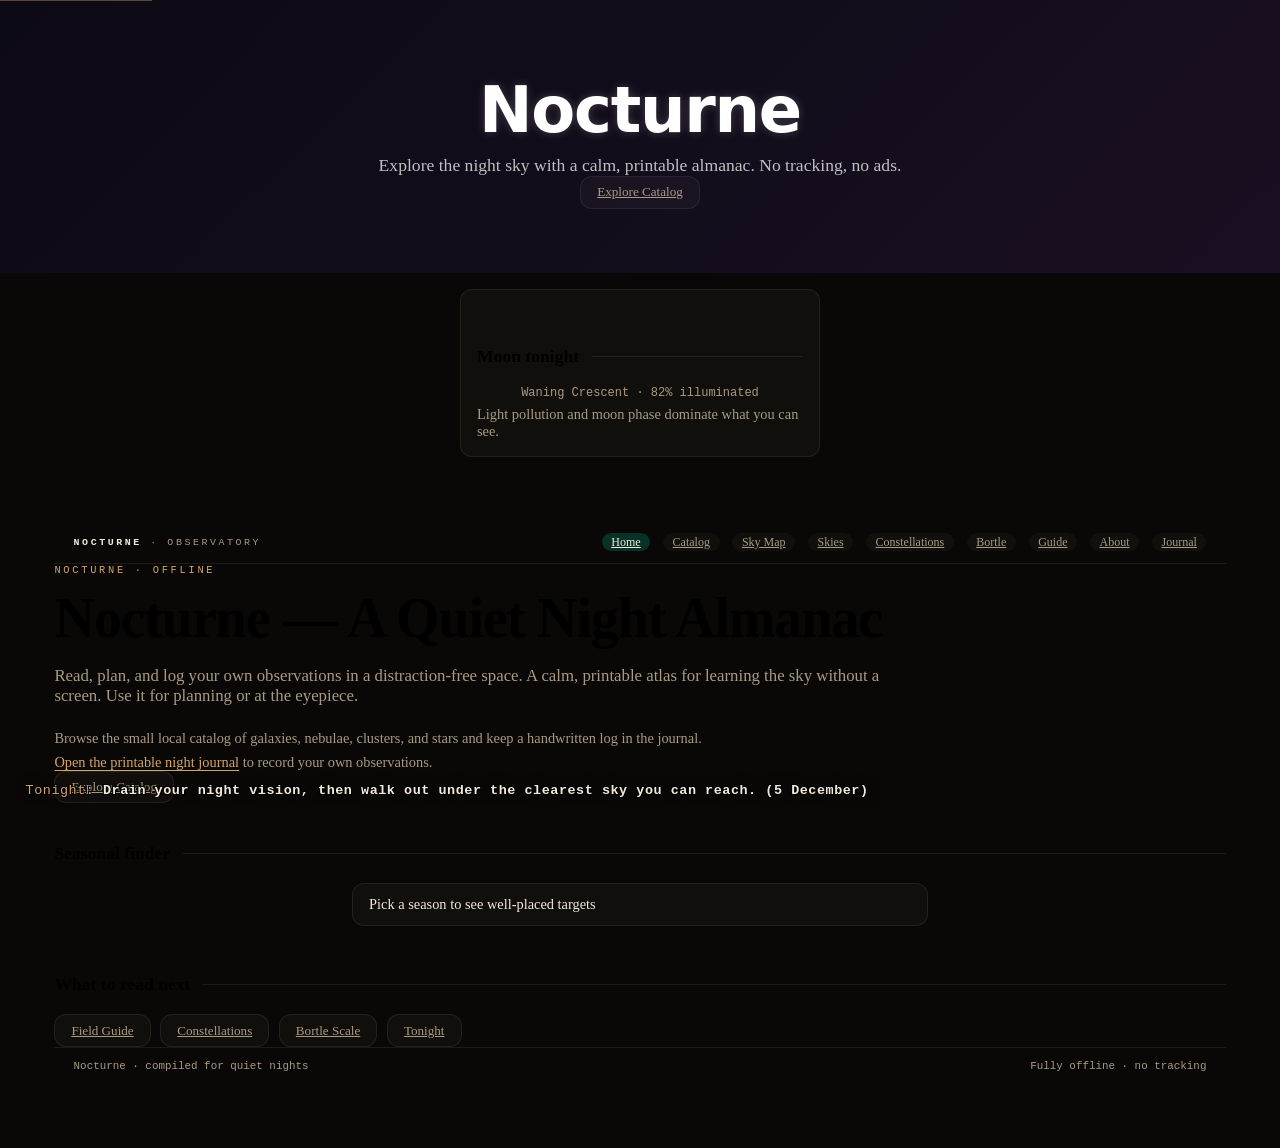
<file: site/index.html>
<!doctype html>
<html lang="en">
<head>
  <meta charset="utf-8">
  <meta name="viewport" content="width=device-width, initial-scale=1">
  <meta http-equiv="Content-Security-Policy" content="default-src 'self'; script-src 'self' 'unsafe-inline'; style-src 'self' 'unsafe-inline'; img-src 'self' data:; font-src 'self' data:; connect-src 'none'; object-src 'none'; base-uri 'none'; form-action 'none'; frame-src 'none'">
  <meta name="description" content="Nocturne: a quiet, readable almanac and star atlas for hands-on night sky learning. No network, no noise.">
  <title>Nocturne — Night Sky Almanac</title>
  <link rel="stylesheet" href="styles.css">
<style>
/* hero */
.hero {
  background: linear-gradient(135deg, #0c0a14 0%, #1a0f22 100%);
  color: #e0e0e0;
  text-align: center;
  padding: 4rem 1rem;
}
.hero h1 {
  font-size: clamp(2.5rem, 8vw, 4rem);
    color: #fff;
    font-family: system-ui, sans-serif;
  margin-bottom: 0.5rem;
  text-shadow: 0 0 10px rgba(255,255,255,0.2);
}
.hero .subtitle {
  font-size: 1.1rem;
  max-width: 40rem;
  margin-inline: auto;
  color: #c0c0c0;
}
</style>
</head>
<body>   <a href="#main" class="skip-link" tabindex="0">Skip to main content</a>
<section class="hero">
  <h1>Nocturne</h1>
  <p class="subtitle">Explore the night sky with a calm, printable almanac. No tracking, no ads.</p>
  <a href="catalog.html" class="chip">Explore Catalog</a>
</section>
  <!-- reading room -->
  
  <aside class="moon-panel" role="complementary">
    <h2>Moon tonight</h2>
    <div class="moon-content">
      <p class="moon-text" id="moon-text">Calculating…</p>
      <p id="moon-note" class="hint">Light pollution and moon phase dominate what you can see.</p>
    </div>
  </aside>

  <div class="page" id="main">
    <header class="chrome-head">
      <span class="brand"><b>Nocturne</b> · observatory</span>
      <nav class="site-nav" aria-label="Sections">
        <a href="index.html" aria-current="page">Home</a>
        <a href="catalog.html">Catalog</a>
        <a href="map.html">Sky Map</a>
        <a href="tonightsky.html">Skies</a>
        <a href="constellations.html">Constellations</a>
        <a href="bortle.html">Bortle</a>
        <a href="guide.html">Guide</a>
        <a href="about.html">About</a>
        <a href="journal.html">Journal</a>
      </nav>
    </header>

    <p class="eyebrow">Nocturne · Offline</p>
    <h1>Nocturne — A Quiet Night Almanac</h1>
    <p class="lede">Read, plan, and log your own observations in a distraction-free space. A calm, printable atlas for learning the sky without a screen. Use it for planning or at the eyepiece.</p>
    <p class="hint">Browse the small local catalog of galaxies, nebulae, clusters, and stars and keep a handwritten log in the journal.</p>
    <p class="hint"><a href="journal.html" style="color:var(--accent);text-decoration:underline;text-underline-offset:3px">Open the printable night journal</a> to record your own observations.</p>
    <a href="catalog.html" class="chip">Explore Catalog</a>

    <div class="status" role="status" aria-live="polite">
      <span class="status-label">Tonight:</span> <b id="seasonal-what">—</b>
    </div>

    <h2>Seasonal finder</h2>
    <details class="finder-panel">
      <summary>Pick a season to see well-placed targets</summary>
      <div class="finder-content">
        <p class="finder-info">Pick a season below and see what in the almanac is well placed to observe — peak season targets, plus a tip for the season.</p>
        <div class="chips" id="season-chips" role="group" aria-label="Select a season"></div>
        <div class="finder-results" id="finder-results" aria-live="polite"></div>
      </div>
    </details>

    <h2>What to read next</h2>
    <div class="chips">
      <a class="chip" href="guide.html">Field Guide</a>
      <a class="chip" href="constellations.html">Constellations</a>
      <a class="chip" href="bortle.html">Bortle Scale</a>
      <a class="chip" href="tonightsky.html">Tonight</a>
    </div>

    <footer class="chrome-foot">
      <span>Nocturne · compiled for quiet nights</span>
      <span>Fully offline · no tracking</span>
    </footer>

  <script src="app.js"></script>
  <script src="data.js"></script>
  <script>
    (function(){
      var el = document.getElementById('seasonal-what');
      if (!el) return;
      var now = new Date();
      var m = now.getMonth();
      var month = now.getDate() + ' ' + ['January','February','March','April','May','June','July','August','September','October','November','December'][m];
      var recs = [
        { mo: [11,0,1], what: 'Drain your night vision, then walk out under the clearest sky you can reach.' },
        { mo: [1,2], what: 'Orion is overhead — scan his belt and let your eyes drop.' },
        { mo: [3,4], what: 'Follow the arc from Arcturus to Spica across the spring dark.' },
        { mo: [5,6,7], what: 'Chase the Summer Triangle and trace the Milky Way toward Sagittarius.' },
        { mo: [8,9,10], what: 'Let the autumn sky settle into black, then hunt the Andromeda Galaxy.' }
      ];
      for (var i=0;i<recs.length;i++){
        var r = recs[i];
        if (r.mo.indexOf(m) !== -1) {
          el.textContent = ' ' + r.what + ' (' + month + ')';
          return;
        }
      }
    })();
    (function(){
      var el = document.getElementById('moon-text');
      if (!el) return;
      var now = new Date();
      var CYCLE_DAYS = 29.53;
      var KNOWN_NEW_MOON = new Date('2000-01-06T18:14:00Z').getTime();
      var age = ((now.getTime() - KNOWN_NEW_MOON) / 864e5 % CYCLE_DAYS + CYCLE_DAYS) % CYCLE_DAYS;
      var phase = age / CYCLE_DAYS;
      var names = ['New Moon','Waxing Crescent','First Quarter','Waxing Gibbous','Full Moon','Waning Gibbous','Third Quarter','Waning Crescent'];
      var idx = 0;
      if (phase < 0.06 || phase > 0.94) idx = 0;
      else if (phase < 0.21) idx = 1;
      else if (phase < 0.26) idx = 2;
      else if (phase < 0.41) idx = 3;
      else if (phase < 0.46) idx = 4;
      else if (phase < 0.61) idx = 5;
      else if (phase < 0.66) idx = 6;
      else idx = 7;
      var pct = ((Math.cos(phase*Math.PI*2)+1)/2*100).toFixed(0);
      el.textContent = names[idx] + ' · ' + pct + '% illuminated';
    })();
  </script>
  <script src="finder.js"></script>
  </body>
  </html>
</file>
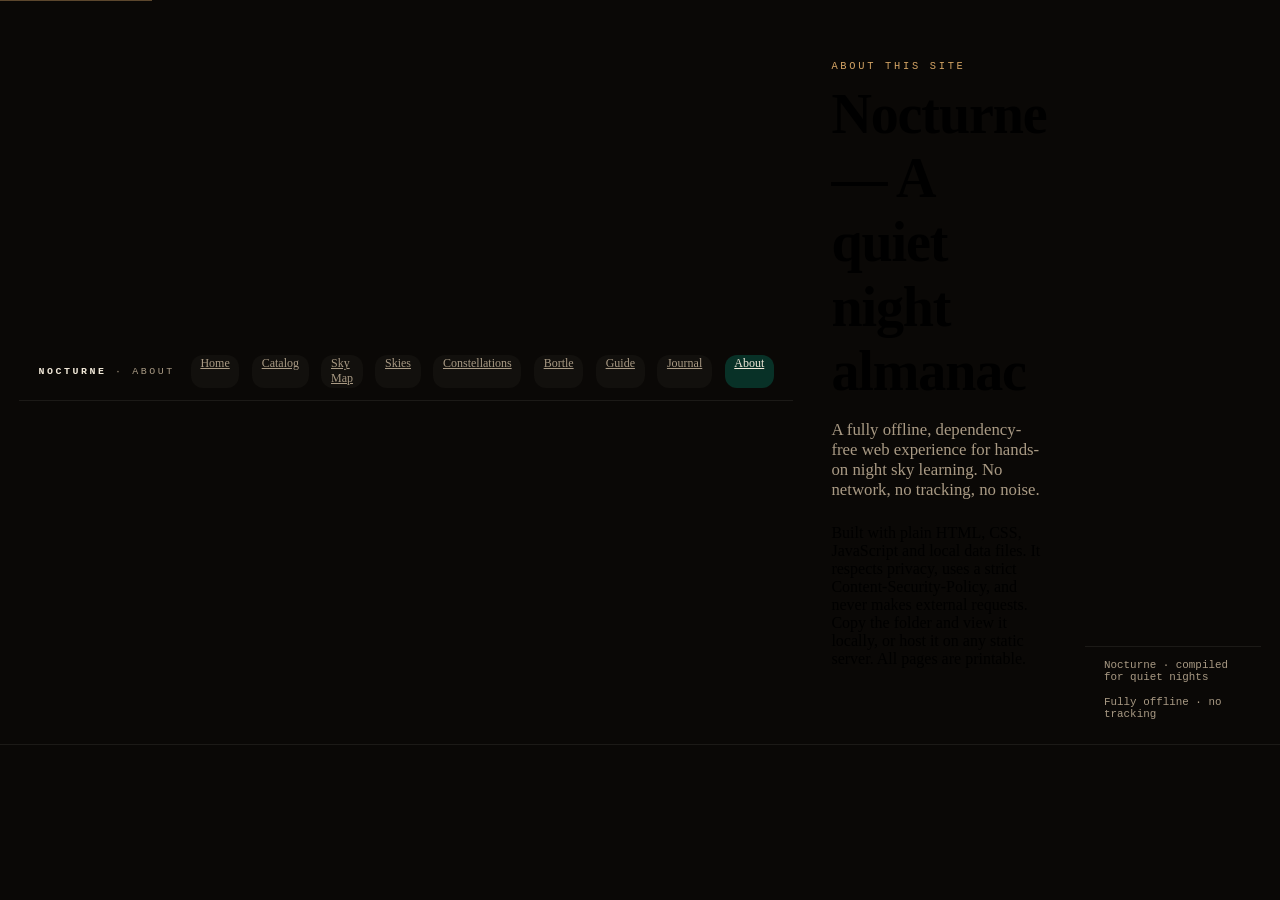
<file: site/about.html>
<!doctype html>
<html lang="en">
<head>
  <meta charset="utf-8">
  <meta name="viewport" content="width=device-width, initial-scale=1">
  <meta http-equiv="Content-Security-Policy" content="default-src 'self'; script-src 'self' 'unsafe-inline'; style-src 'self' 'unsafe-inline'; img-src 'self' data:; font-src 'self' data:; connect-src 'none'; object-src 'none'; base-uri 'none'; form-action 'none'; frame-src 'none'">
  <meta name="description" content="About Nocturne — a quiet, offline almanac for hands-on night sky learning.">
  <title>About — Nocturne</title>
  <link rel="stylesheet" href="styles.css">
</head>
<body class="chrome-head">
  <a href="#main" class="skip-link" tabindex="0">Skip to main content</a>

  <div class="chrome-head">
    <span class="brand"><b>Nocturne</b> · about</span>
    <nav class="site-nav" aria-label="Sections">
      <a href="index.html">Home</a>
      <a href="catalog.html">Catalog</a>
      <a href="map.html">Sky Map</a>
      <a href="tonightsky.html">Skies</a>
      <a href="constellations.html">Constellations</a>
      <a href="bortle.html">Bortle</a>
      <a href="guide.html">Guide</a>
      <a href="journal.html">Journal</a>
      <a href="about.html" aria-current="page">About</a>
    </nav>
  </div>

  <main id="main" class="page">
    <p class="eyebrow">About this site</p>
    <h1>Nocturne — A quiet night almanac</h1>
    <p class="lede">A fully offline, dependency-free web experience for hands-on night sky learning. No network, no tracking, no noise.</p>
    <p>Built with plain HTML, CSS, JavaScript and local data files. It respects privacy, uses a strict Content-Security-Policy, and never makes external requests.</p>
    <p>Copy the folder and view it locally, or host it on any static server. All pages are printable.</p>
  </main>

  <footer class="chrome-foot">
    <span>Nocturne · compiled for quiet nights</span>
    <span>Fully offline · no tracking</span>
  </footer>
</body>
</html>
</file>
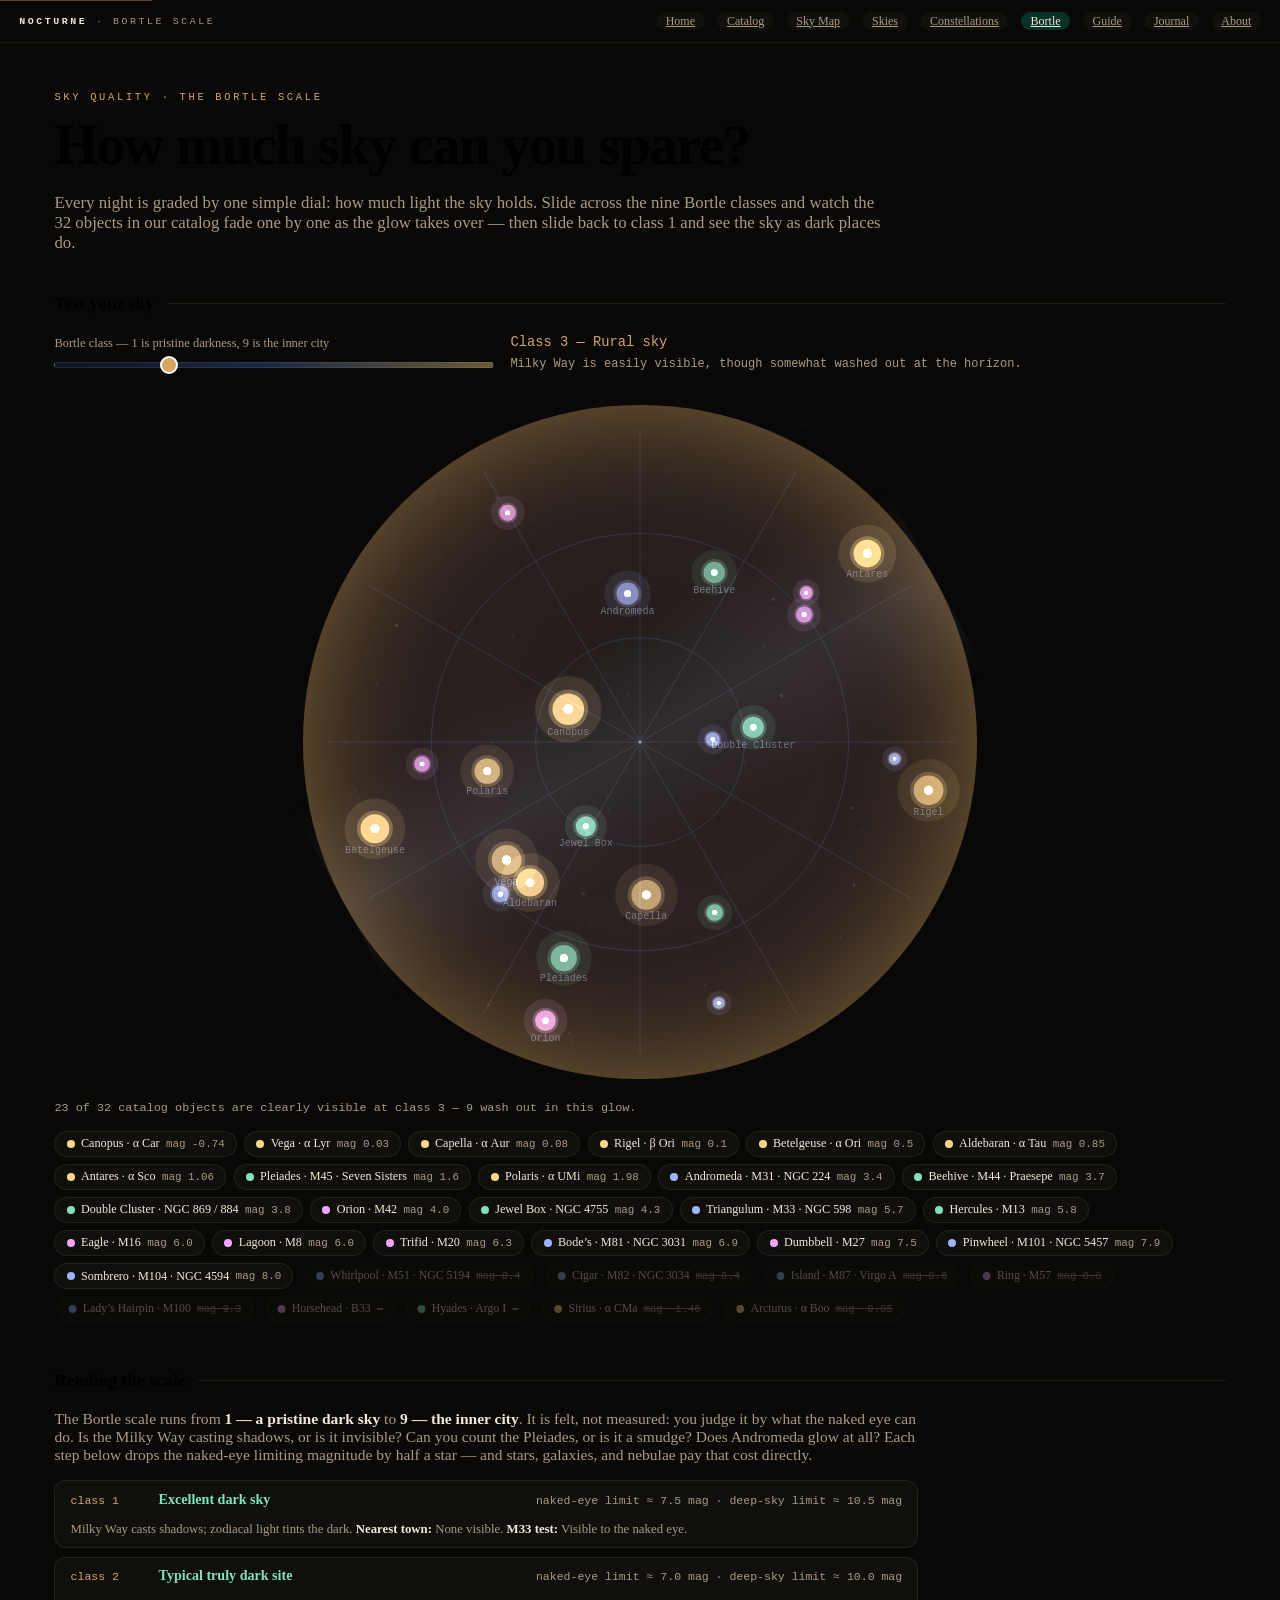
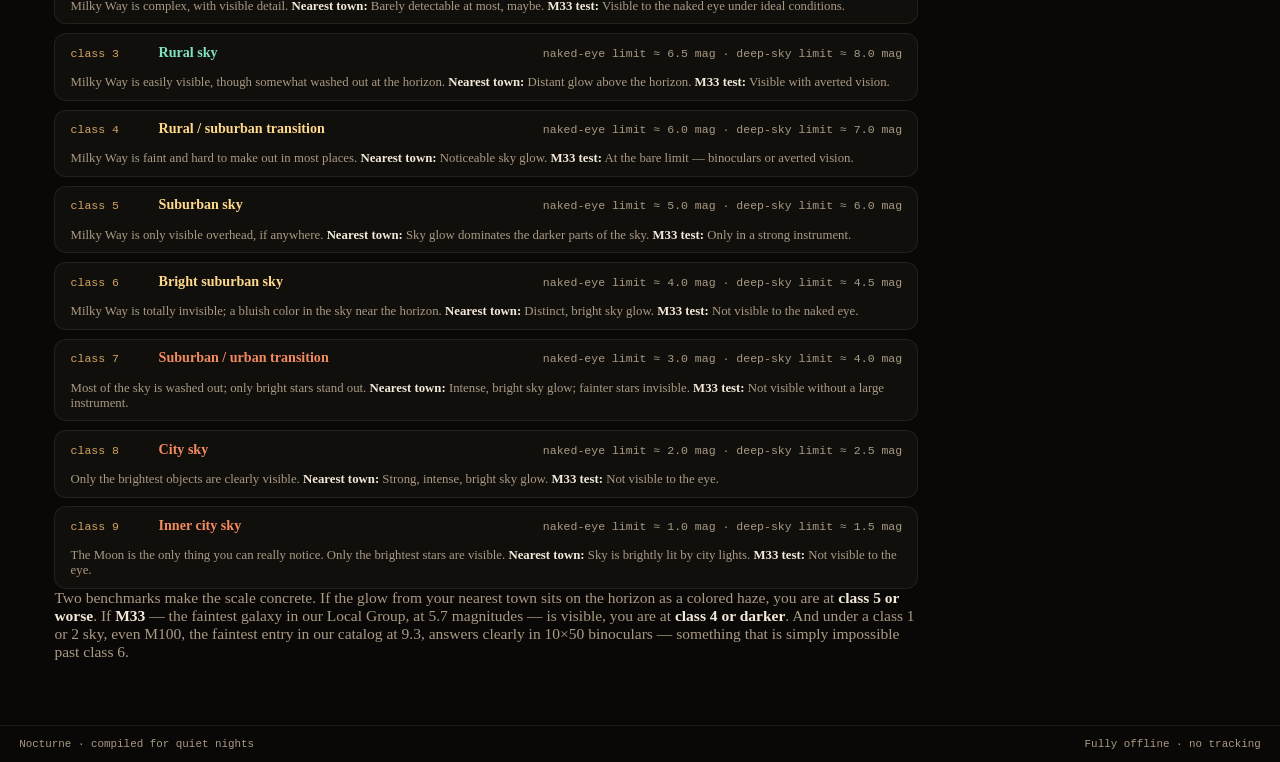
<file: site/bortle.html>
<!doctype html>
<html lang="en">
<head>
  <meta charset="utf-8">
  <meta name="viewport" content="width=device-width, initial-scale=1">
  <meta http-equiv="Content-Security-Policy" content="default-src 'self'; script-src 'self' 'unsafe-inline'; style-src 'self' 'unsafe-inline'; img-src 'self' data:; font-src 'self' data:; connect-src 'none'; object-src 'none'; base-uri 'none'; form-action 'none'; frame-src 'none'">
  <meta name="description" content="An interactive Bortle scale: slide across nine classes of sky darkness and see exactly which of the 32 catalog objects wash out as the sky glows — and which only ever shine in truly dark places.">
  <title>Bortle Scale — Nocturne</title>
  <link rel="stylesheet" href="styles.css">
  <style>
    .bortle-controls { display: flex; flex-wrap: wrap; align-items: center; gap: 1rem; margin: 1rem 0 1.4rem; }
    .bortle-scale-input { flex: 1; min-width: 180px; max-width: 440px; }
    .bortle-scale-input label { display: block; font-size: 0.78rem; color: var(--muted); margin-bottom: 0.2rem; }
    input[type="range"].bortle-range {
      -webkit-appearance: none;
      appearance: none;
      width: 100%;
      height: 6px;
      border-radius: 3px;
      background: linear-gradient(90deg, #0c1322 0%, #1b2a45 50%, #6b5a35 100%);
      border: 1px solid var(--line);
      outline: none;
    }
    input[type="range"].bortle-range::-webkit-slider-thumb {
      -webkit-appearance: none;
      appearance: none;
      width: 18px; height: 18px;
      border-radius: 50%;
      background: var(--accent);
      border: 2px solid #fff;
      cursor: pointer;
    }
    input[type="range"].bortle-range::-moz-range-thumb {
      width: 18px; height: 18px;
      border-radius: 50%;
      background: var(--accent);
      border: 2px solid #fff;
      cursor: pointer;
    }
    .bortle-readout { font-family: var(--font-mono); font-size: 0.86rem; color: var(--accent); min-width: 13rem; line-height: 1.5; }
    #dome { display: block; width: 100%; }
    .obj-pills { display: flex; flex-wrap: wrap; gap: 0.45rem; margin-top: 1rem; }
    .b-pill {
      display: inline-flex; align-items: center; gap: 0.4rem;
      padding: 0.28rem 0.7rem;
      border: 1px solid var(--line); border-radius: 999px;
      background: var(--panel); color: var(--fg);
      font-size: 0.76rem;
      transition: opacity 0.25s, border-color 0.25s;
    }
    .b-pill i { width: 8px; height: 8px; border-radius: 50%; flex-shrink: 0; }
    .b-pill em { font-style: normal; font-family: var(--font-mono); font-size: 0.68rem; color: var(--muted); }
    .b-pill.lost { opacity: 0.3; }
    .b-pill.lost em { text-decoration: line-through; }
    .tline { display: grid; gap: 0.55rem; margin-top: 1rem; }
    .b-row {
      display: flex; align-items: baseline; gap: 0.9rem; flex-wrap: wrap;
      padding: 0.6rem 0.95rem;
      border: 1px solid var(--line); border-radius: var(--radius);
      background: var(--panel); font-size: 0.88rem;
    }
    .b-row .bn { font-family: var(--font-mono); font-size: 0.72rem; color: var(--accent); min-width: 4.6rem; }
    .b-row .bname { font-weight: 600; }
    .b-row .bmag { font-family: var(--font-mono); font-size: 0.72rem; color: var(--muted); margin-left: auto; }
    .b-row .bnote { color: var(--muted); font-size: 0.8rem; flex-basis: 100%; }
    @media (prefers-reduced-motion: no-preference) {
      .b-pill { transition: opacity 0.25s ease, border-color 0.25s ease, transform 0.15s ease; }
      .b-pill.lost { transform: scale(0.97); }
    }
  </style>
</head>
<body>
  <a href="#main" class="skip-link" tabindex="0">Skip to main content</a>

  <div class="chrome-head">
    <span class="brand"><b>Nocturne</b> · bortle scale</span>
    <nav class="site-nav" aria-label="Sections">
      <a href="index.html">Home</a>
      <a href="catalog.html">Catalog</a>
      <a href="map.html">Sky Map</a>
      <a href="tonightsky.html">Skies</a>
      <a href="constellations.html">Constellations</a>
      <a href="bortle.html" aria-current="page">Bortle</a>
      <a href="guide.html">Guide</a>
      <a href="journal.html">Journal</a>
      <a href="about.html">About</a>
    </nav>
  </div>

  <main id="main" class="page">
    <p class="eyebrow">Sky quality · the Bortle scale</p>
    <h1>How much sky can you spare?</h1>
    <p class="lede">Every night is graded by one simple dial: how much light the sky holds. Slide across the nine Bortle classes and watch the 32 objects in our catalog fade one by one as the glow takes over — then slide back to class 1 and see the sky as dark places do.</p>

    <h2>Test your sky</h2>
    <div class="bortle-controls">
      <div class="bortle-scale-input">
        <label for="bortle-range">Bortle class — 1 is pristine darkness, 9 is the inner city</label>
        <input type="range" class="bortle-range" id="bortle-range" min="1" max="9" step="1" value="3" aria-describedby="bortle-readout">
      </div>
      <div class="bortle-readout" id="bortle-readout" aria-live="polite"></div>
    </div>

    <div class="map-wrap">
      <canvas id="dome" aria-label="A star dome showing which catalog objects remain visible at the chosen Bortle class"></canvas>
      <div class="hovercard hidden" id="hovercard" role="status">
        <div class="hover-name" id="hover-name">—</div>
        <div class="hover-sub" id="hover-sub"></div>
      </div>
    </div>
    <p class="countline" id="countline" aria-live="polite"></p>

    <div class="obj-pills" id="obj-pills" aria-label="Catalog objects and whether they survive at the chosen class"></div>

    <h2>Reading the scale</h2>
    <div class="prose">
      <p>The Bortle scale runs from <b>1 — a pristine dark sky</b> to <b>9 — the inner city</b>. It is felt, not measured: you judge it by what the naked eye can do. Is the Milky Way casting shadows, or is it invisible? Can you count the Pleiades, or is it a smudge? Does Andromeda glow at all? Each step below drops the naked-eye limiting magnitude by half a star — and stars, galaxies, and nebulae pay that cost directly.</p>
      <div class="tline" id="scale-table"></div>
      <p>Two benchmarks make the scale concrete. If the glow from your nearest town sits on the horizon as a colored haze, you are at <b>class 5 or worse</b>. If <b>M33</b> — the faintest galaxy in our Local Group, at 5.7 magnitudes — is visible, you are at <b>class 4 or darker</b>. And under a class 1 or 2 sky, even M100, the faintest entry in our catalog at 9.3, answers clearly in 10×50 binoculars — something that is simply impossible past class 6.</p>
    </div>
  </main>

  <footer class="chrome-foot">
    <span>Nocturne · compiled for quiet nights</span>
    <span>Fully offline · no tracking</span>
  </footer>

  <script src="app.js"></script>
  <script src="data.js"></script>
  <script src="maps.js"></script>
  <script src="bortle.js"></script>
</body>
</html>
</file>
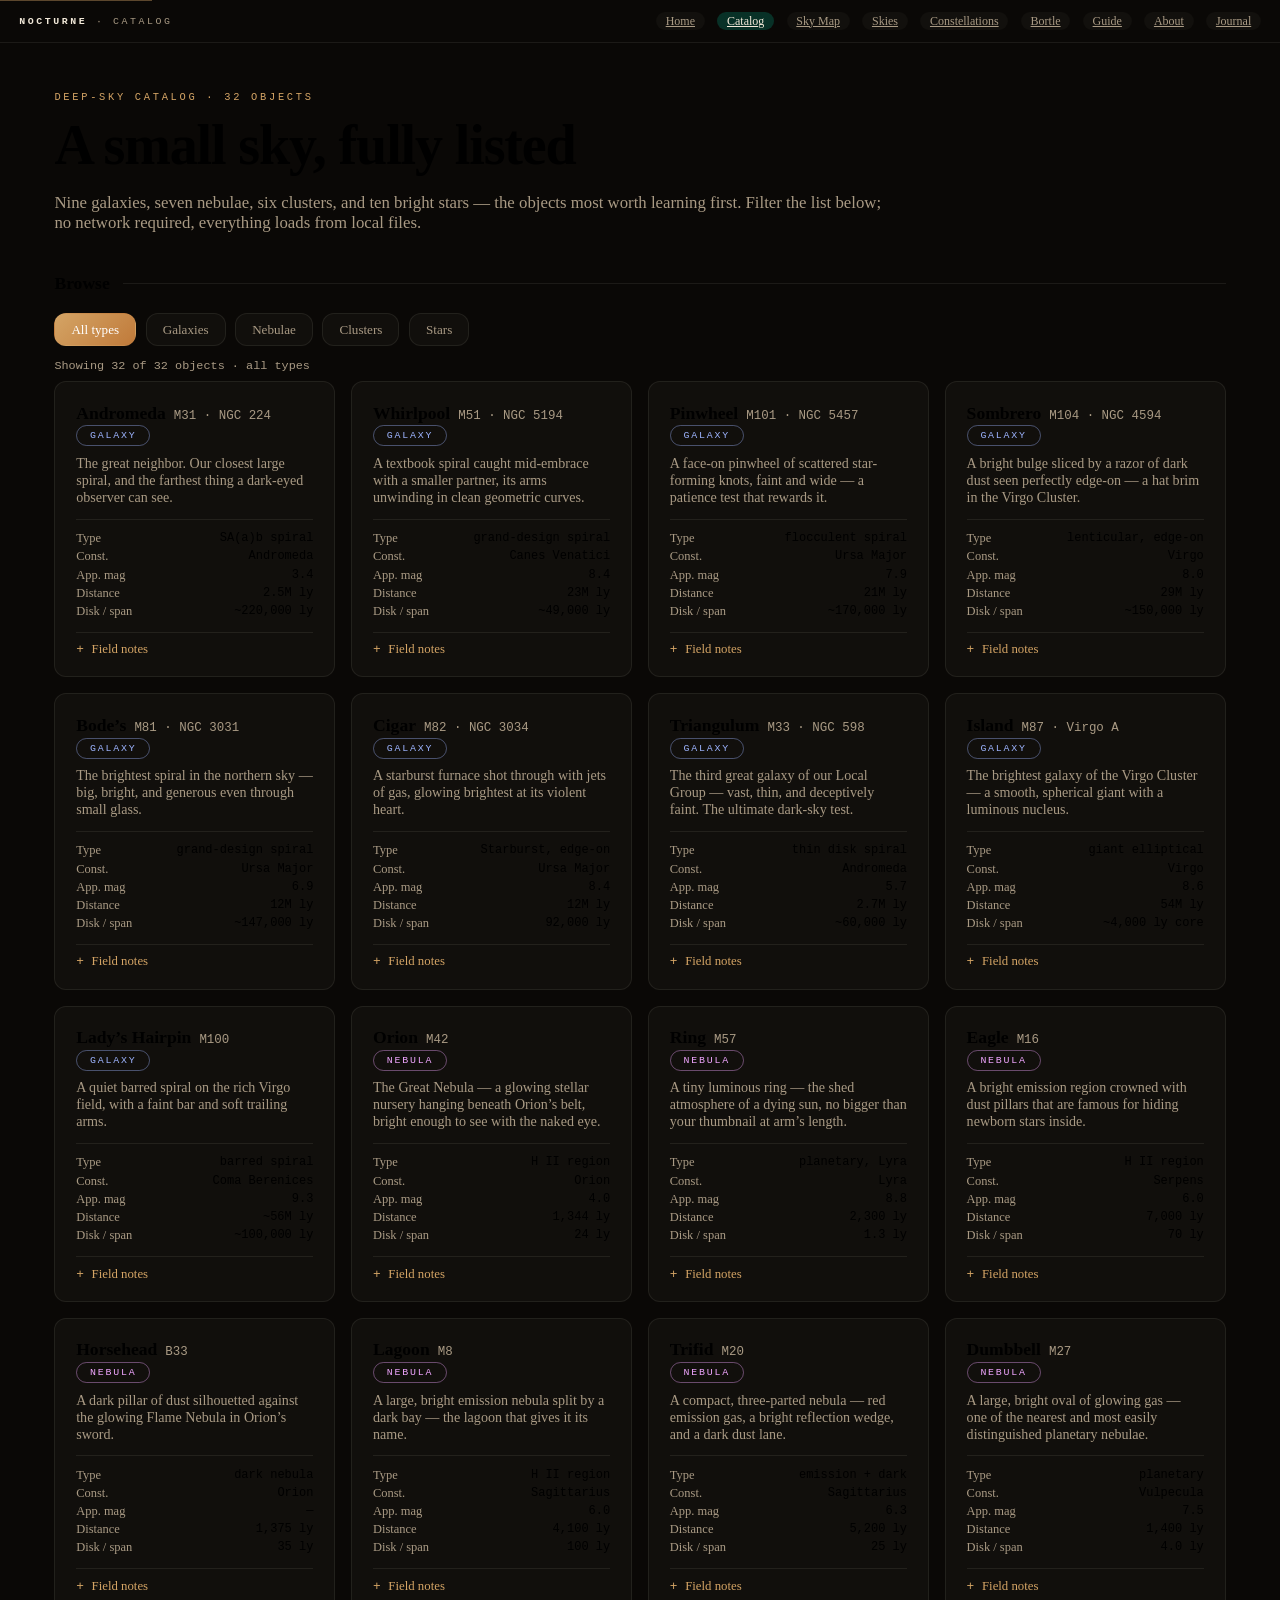
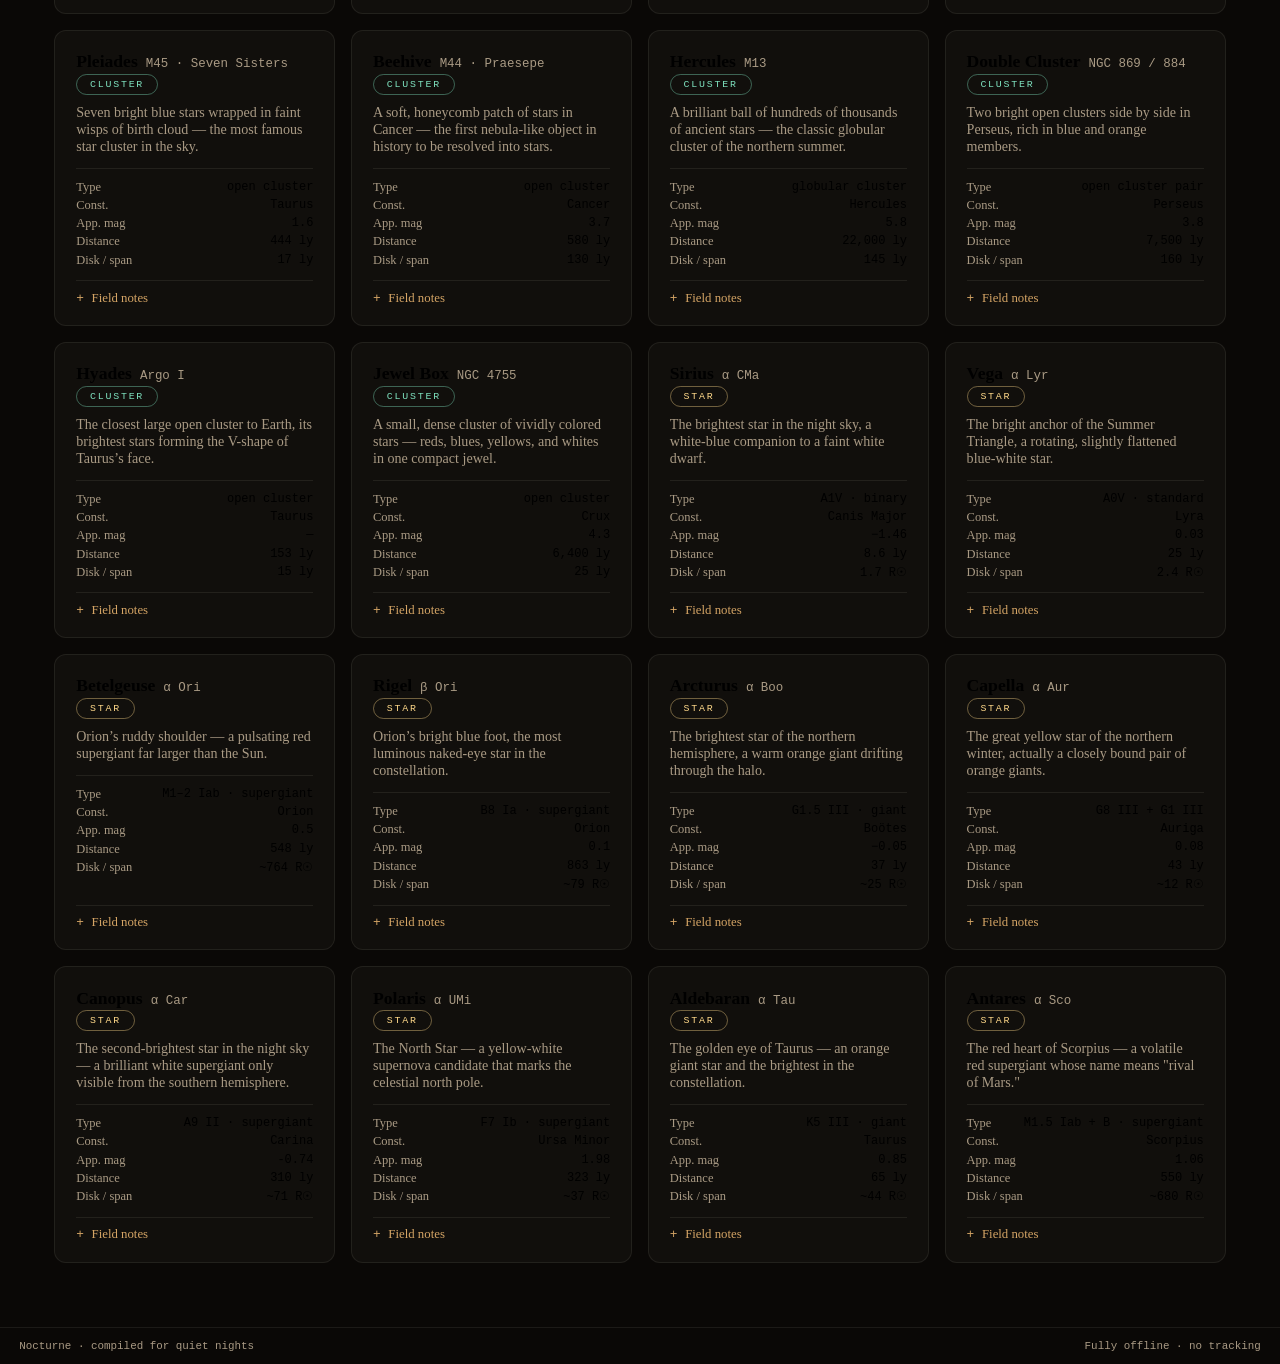
<file: site/catalog.html>
<!doctype html>
<html lang="en">
<head>
  <meta charset="utf-8">
  <meta name="viewport" content="width=device-width, initial-scale=1">
  <meta http-equiv="Content-Security-Policy" content="default-src 'self'; script-src 'self' 'unsafe-inline'; style-src 'self' 'unsafe-inline'; img-src 'self' data:; font-src 'self' data:; connect-src 'none'; object-src 'none'; base-uri 'none'; form-action 'none'; frame-src 'none'">
  <meta name="description" content="A small catalog of notable galaxies, nebulae, star clusters, and stars — types, distances, apparent magnitudes, and short notes for each object in the sky.">
  <title>Catalog — Nocturne</title>
  <link rel="stylesheet" href="styles.css">
</head>
<body>
  <a href="#main" class="skip-link" tabindex="0">Skip to main content</a>

  <div class="chrome-head">
    <span class="brand"><b>Nocturne</b> · catalog</span>
     <nav class="site-nav" aria-label="Sections">
        <a href="index.html">Home</a>
        <a href="catalog.html" aria-current="page">Catalog</a>
        <a href="map.html">Sky Map</a>
        <a href="tonightsky.html">Skies</a>
        <a href="constellations.html">Constellations</a>
        <a href="bortle.html">Bortle</a>
        <a href="guide.html">Guide</a>
        <a href="about.html">About</a>
        <a href="journal.html">Journal</a>
      </nav>
  </div>

  <main id="main" class="page">
    <p class="eyebrow">Deep-sky catalog · 32 objects</p>
    <h1>A small sky, fully listed</h1>
    <p class="lede">Nine galaxies, seven nebulae, six clusters, and ten bright stars — the objects most worth learning first. Filter the list below; no network required, everything loads from local files.</p>

    <h2>Browse</h2>
    <div class="chips" role="group" aria-label="Filter by type">
      <button class="chip" data-filter="all" aria-pressed="true">All types</button>
      <button class="chip" data-filter="Galaxy" aria-pressed="false">Galaxies</button>
      <button class="chip" data-filter="Nebula" aria-pressed="false">Nebulae</button>
      <button class="chip" data-filter="Cluster" aria-pressed="false">Clusters</button>
      <button class="chip" data-filter="Star" aria-pressed="false">Stars</button>
    </div>
    <p class="countline" id="countline" aria-live="polite"></p>

    <div class="cards" id="cards"></div>
  </main>

  <footer class="chrome-foot">
    <span>Nocturne · compiled for quiet nights</span>
    <span>Fully offline · no tracking</span>
  </footer>

  <script src="app.js"></script>
  <script src="data.js"></script>
  <script src="catalog.js"></script>
</body>
</html>
</file>
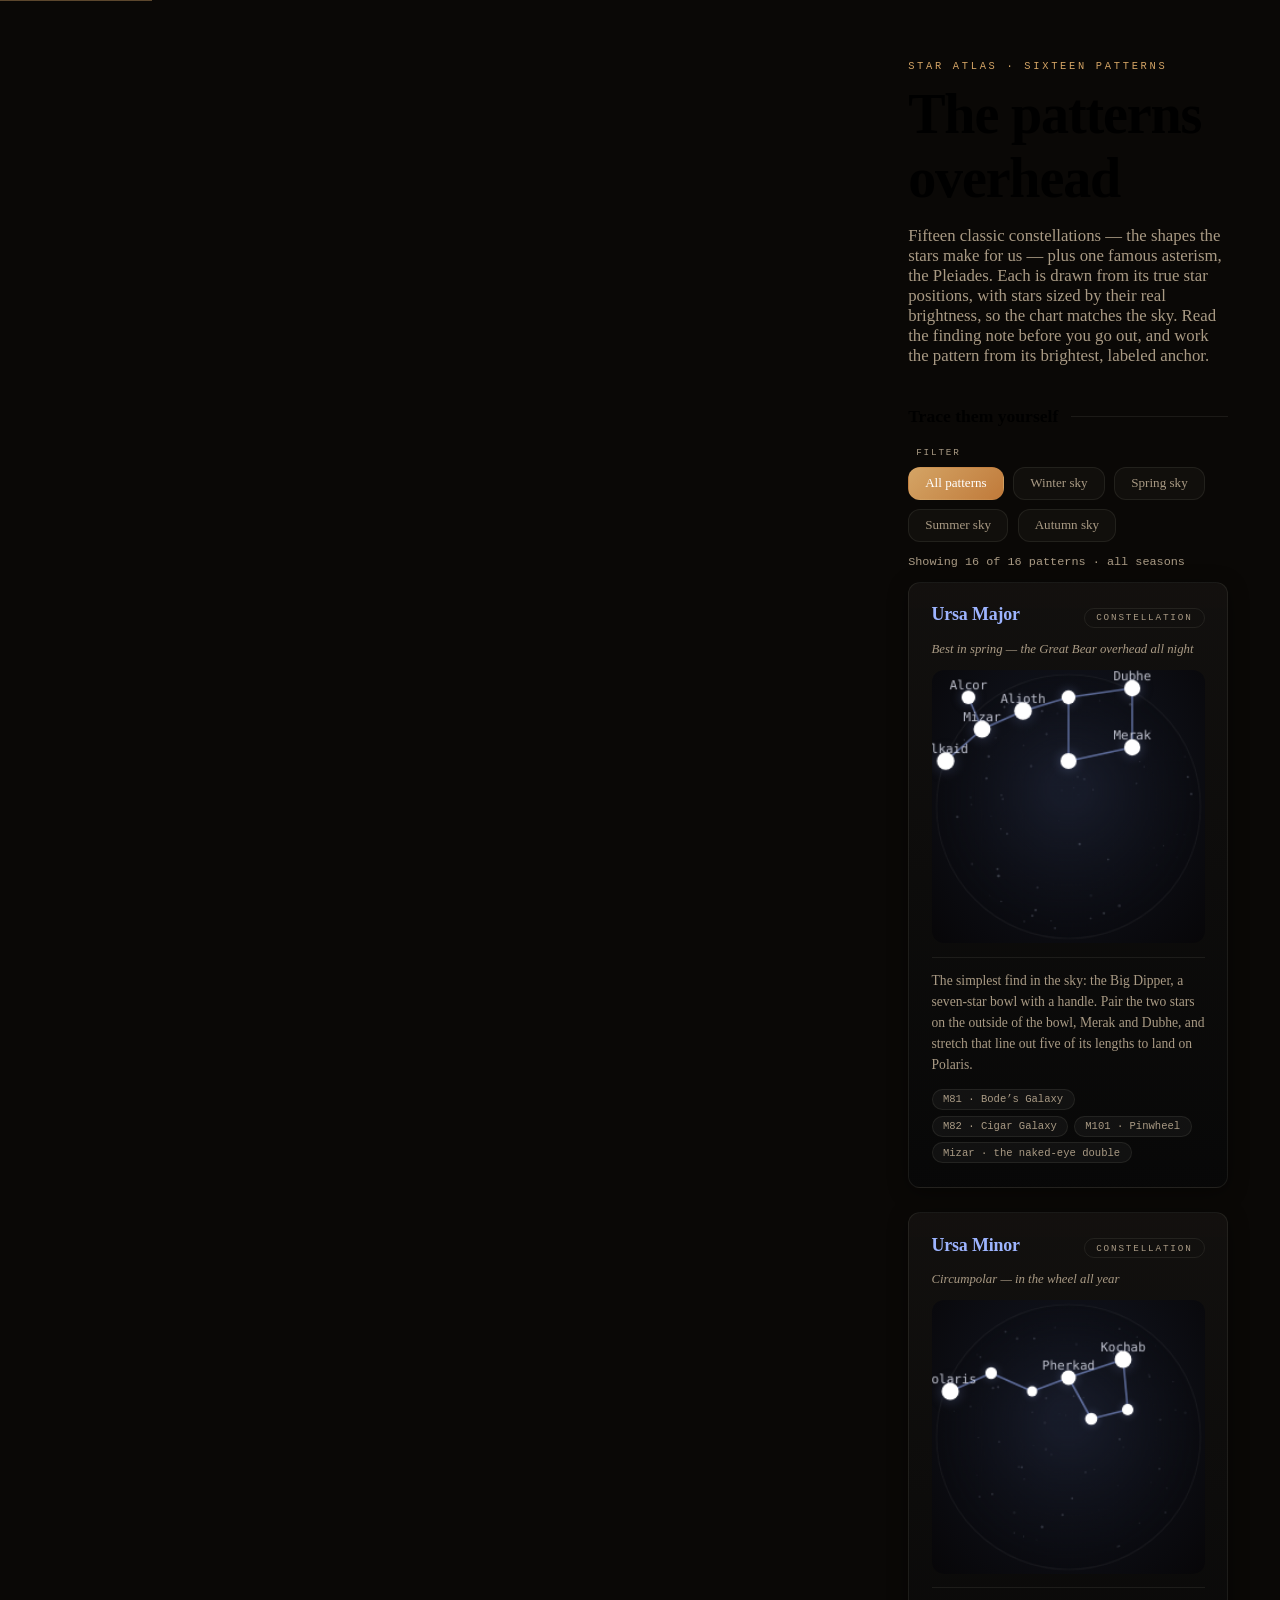
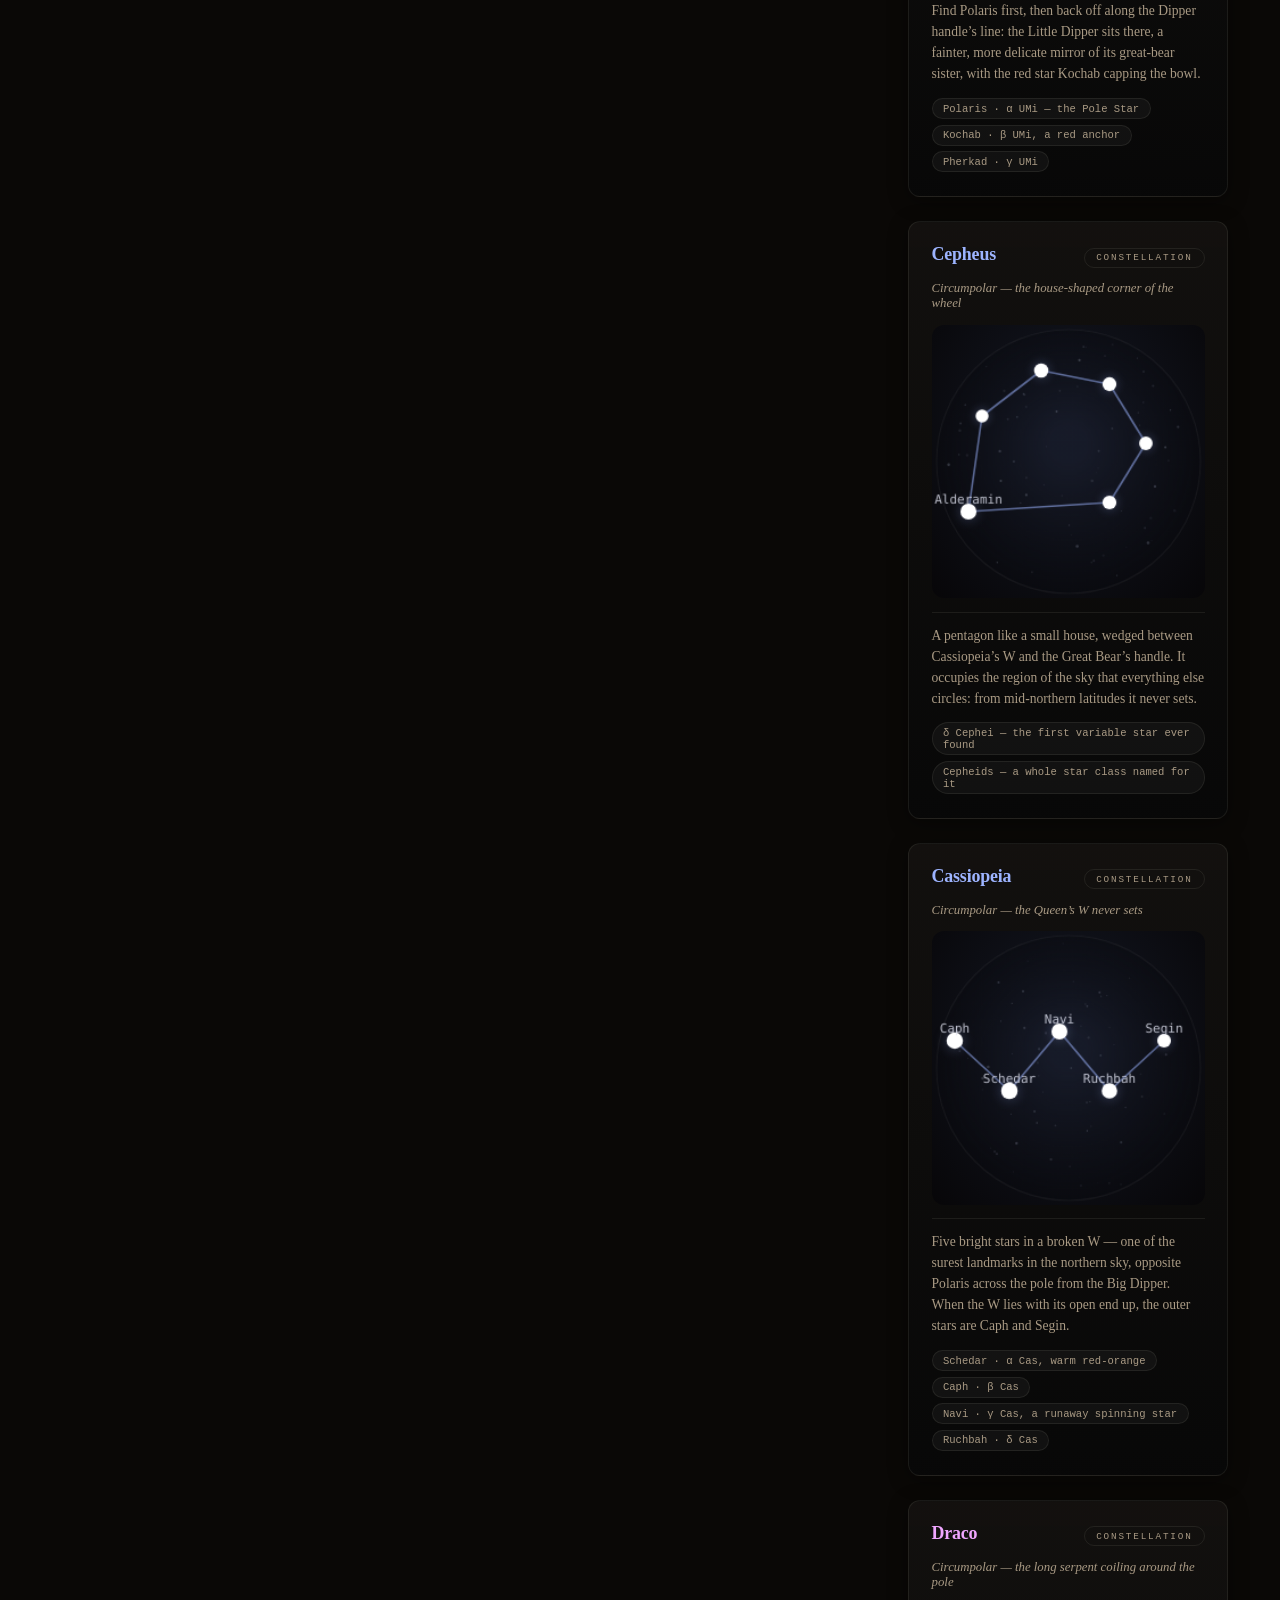
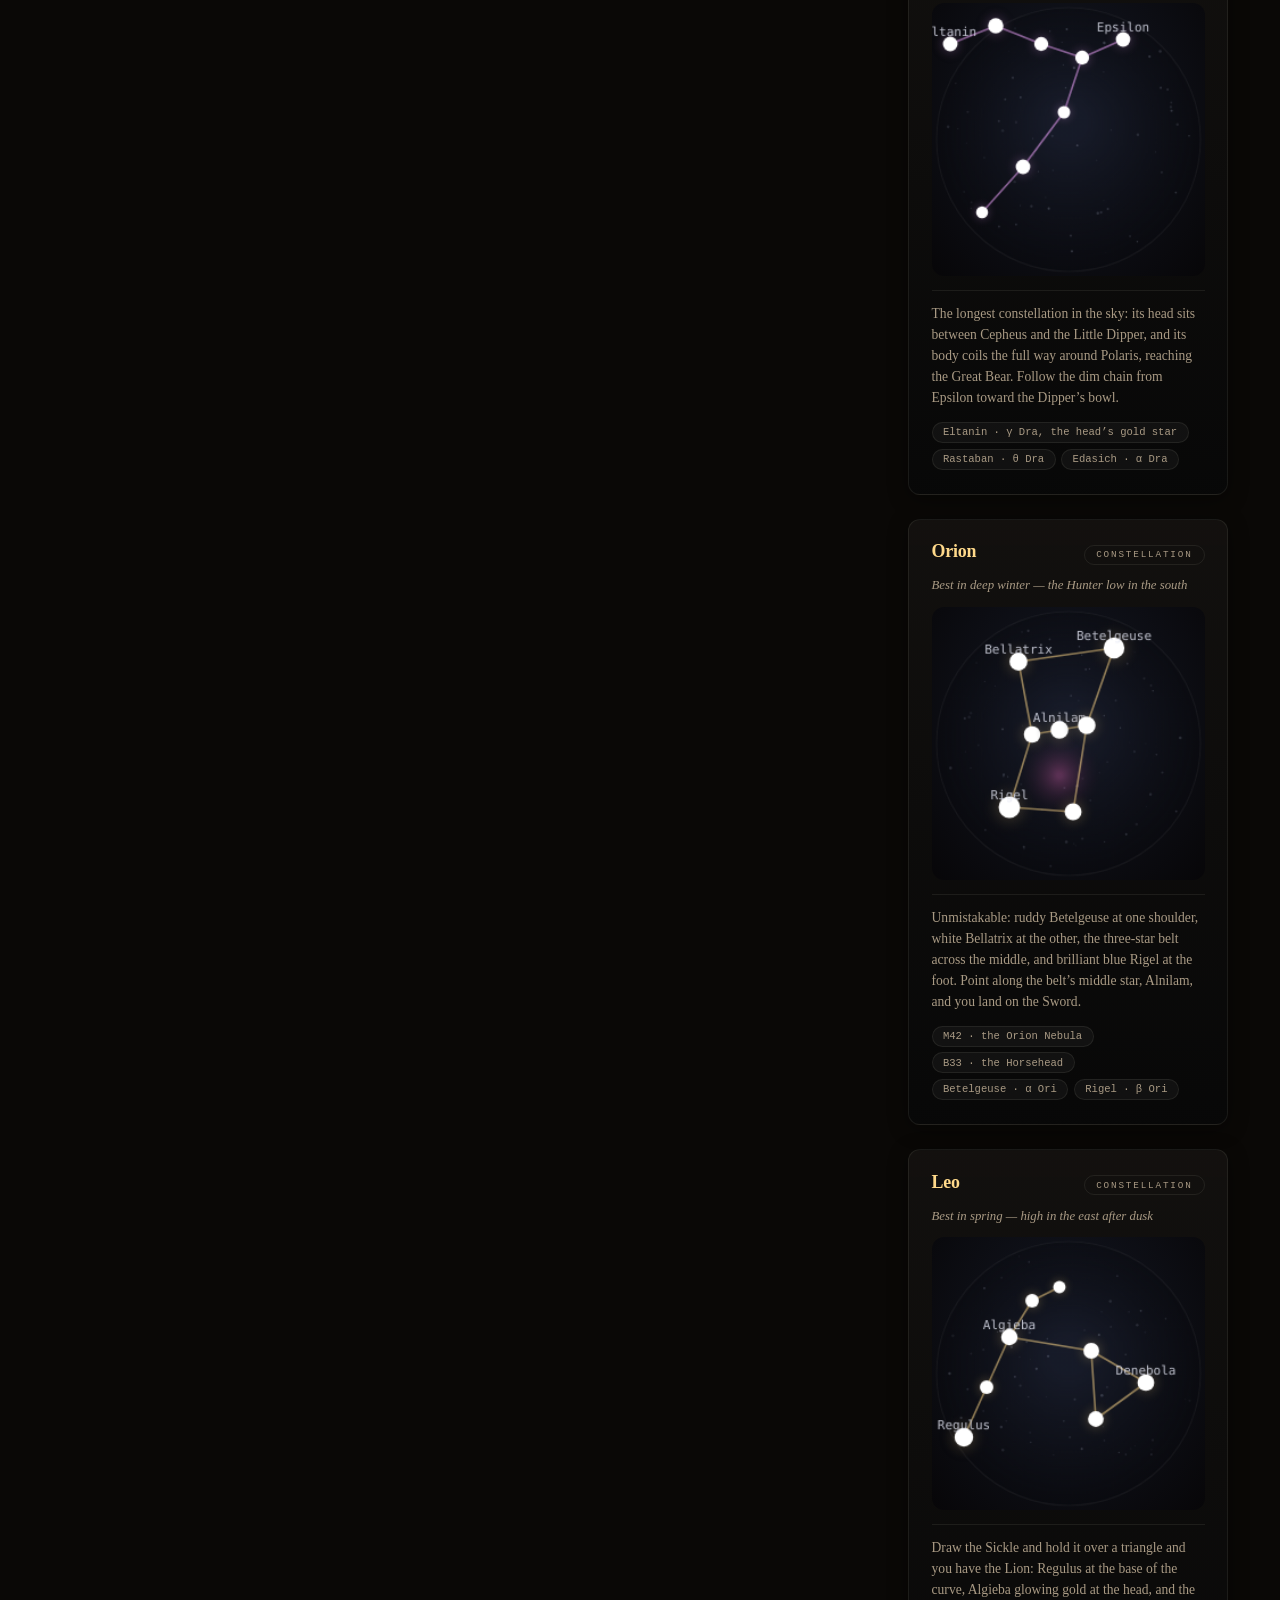
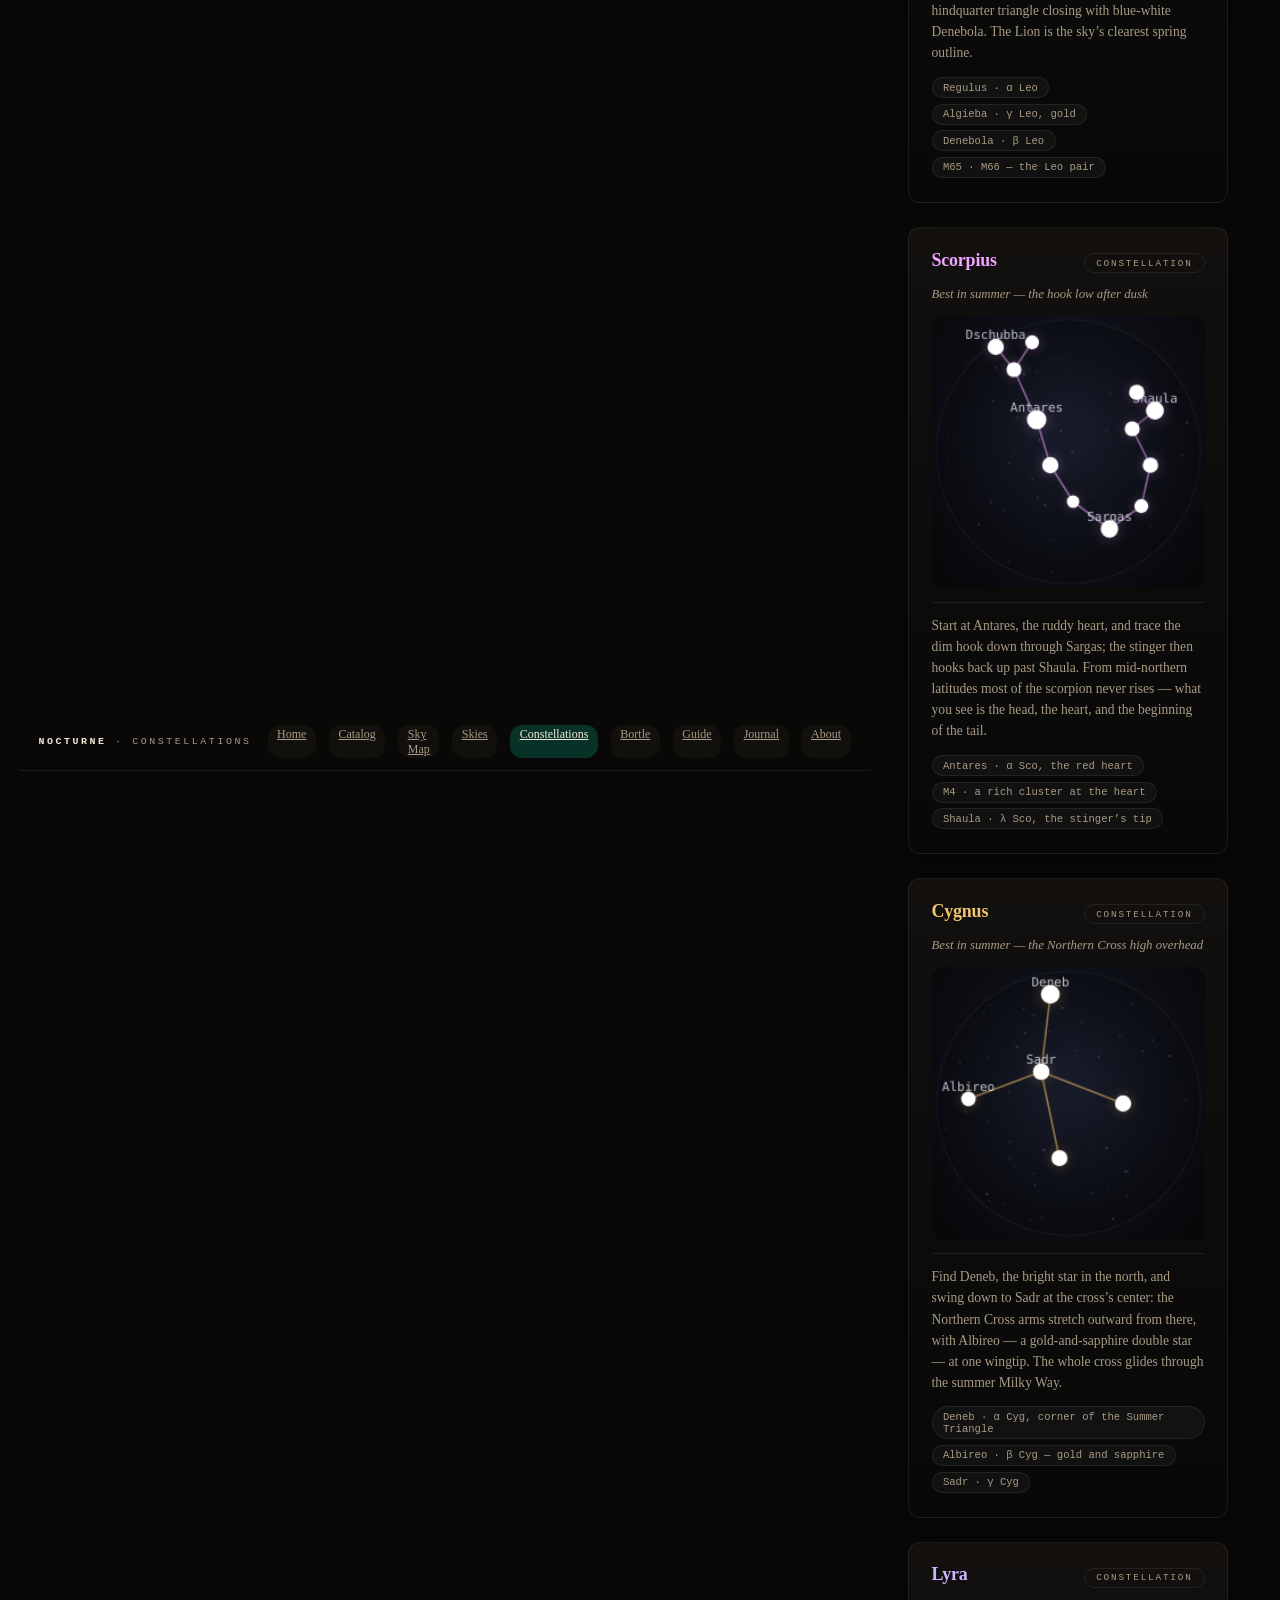
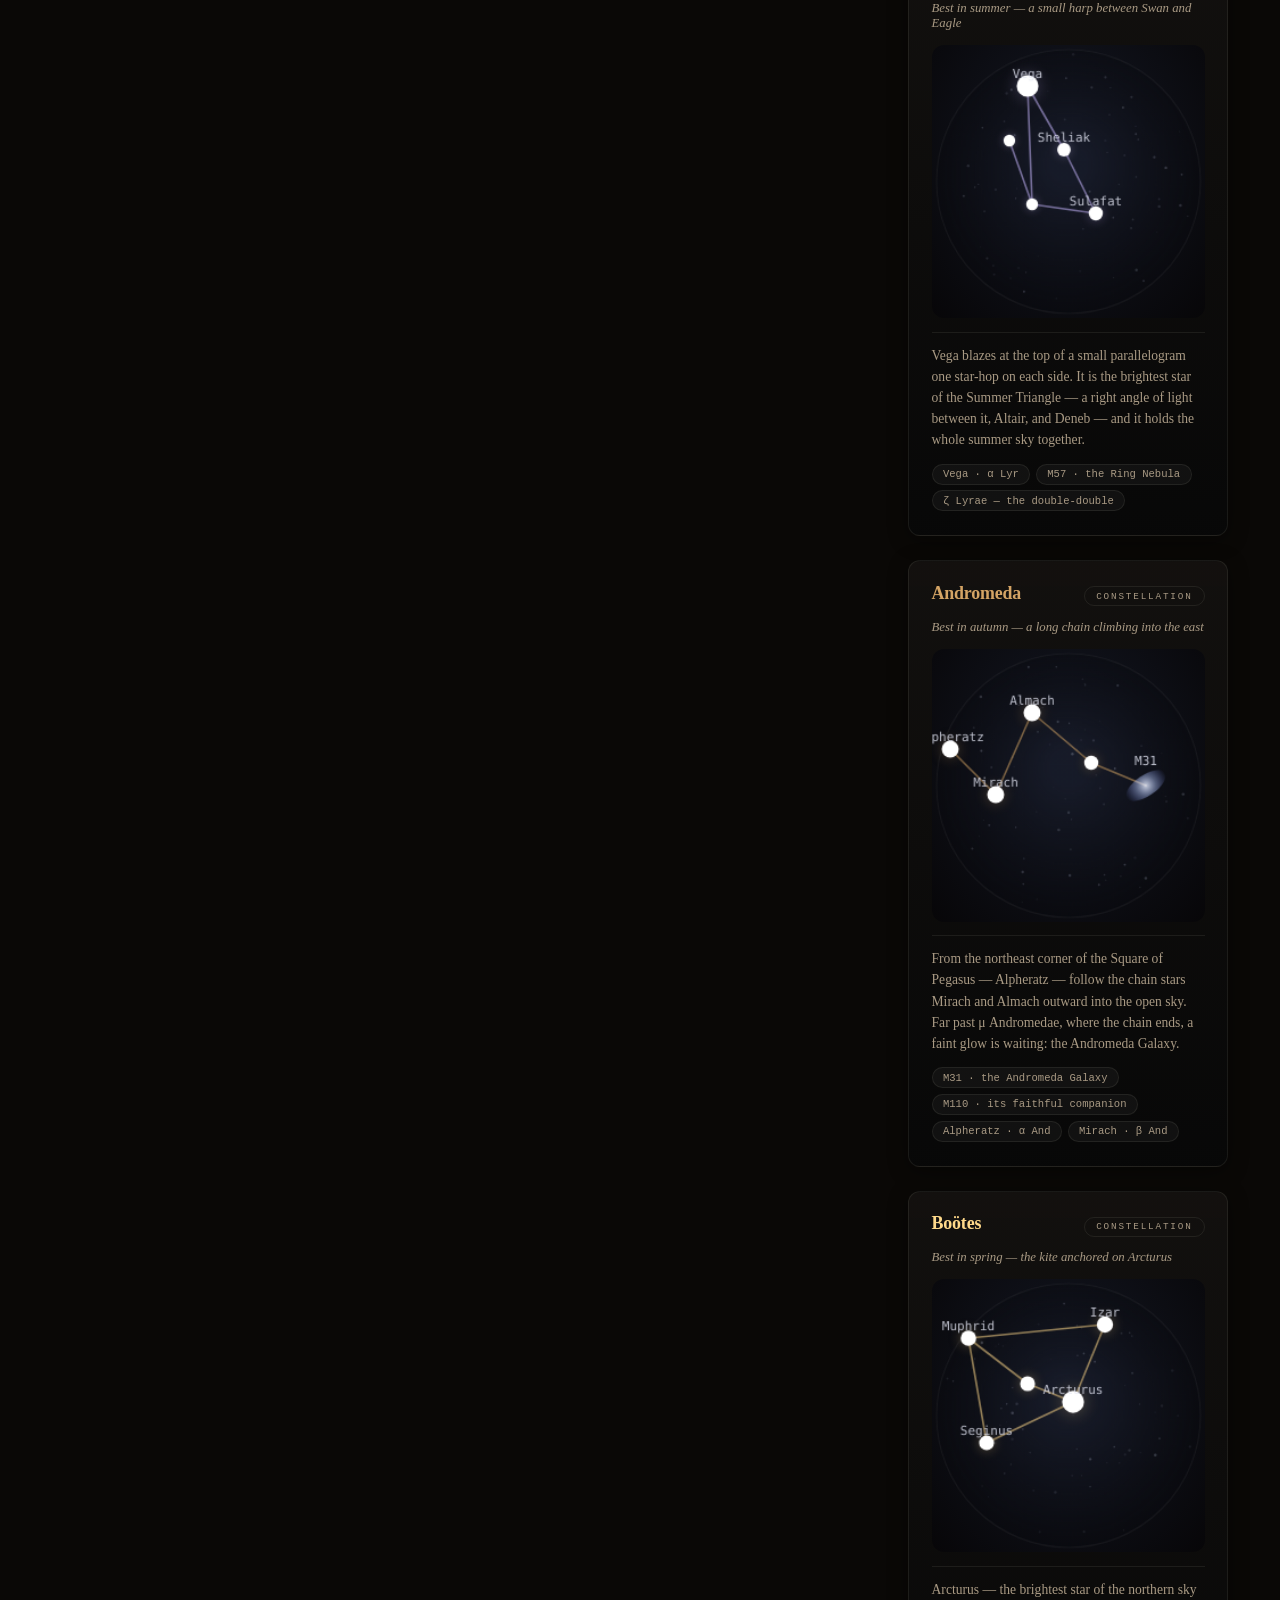
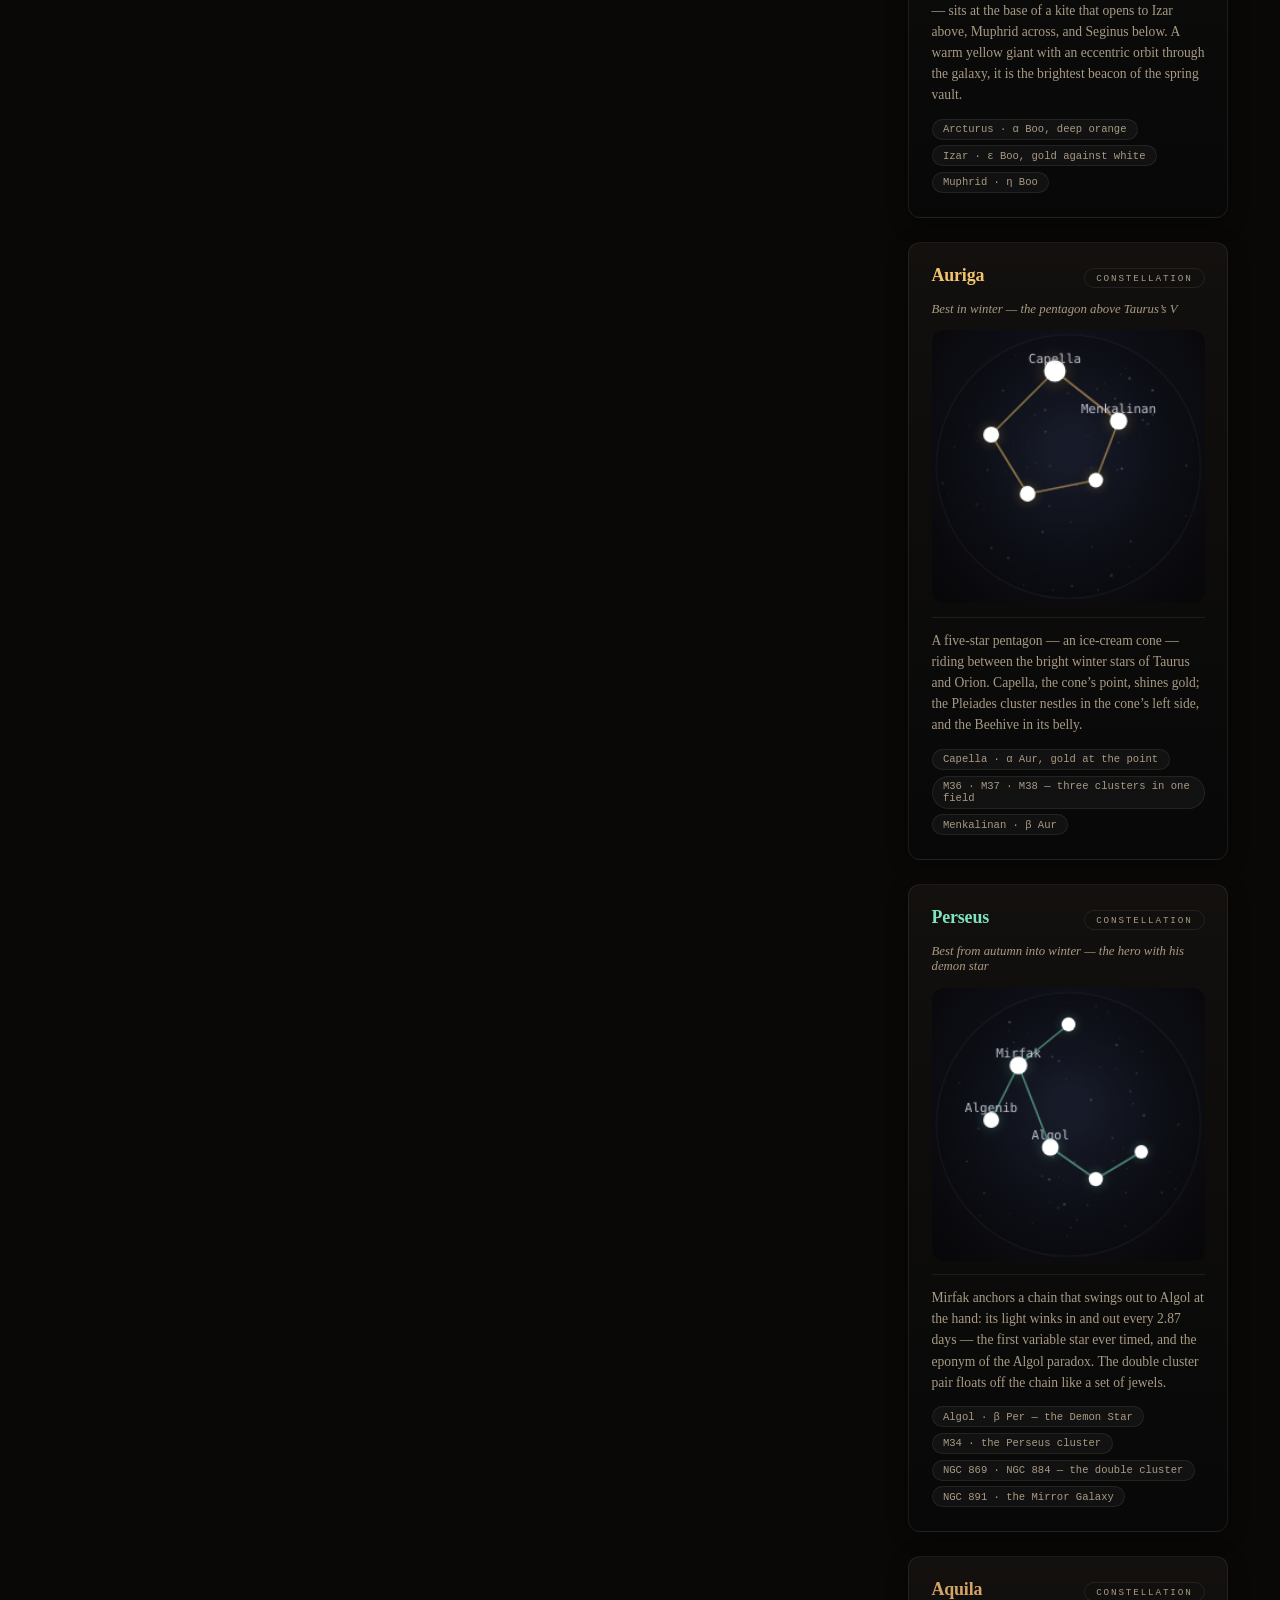
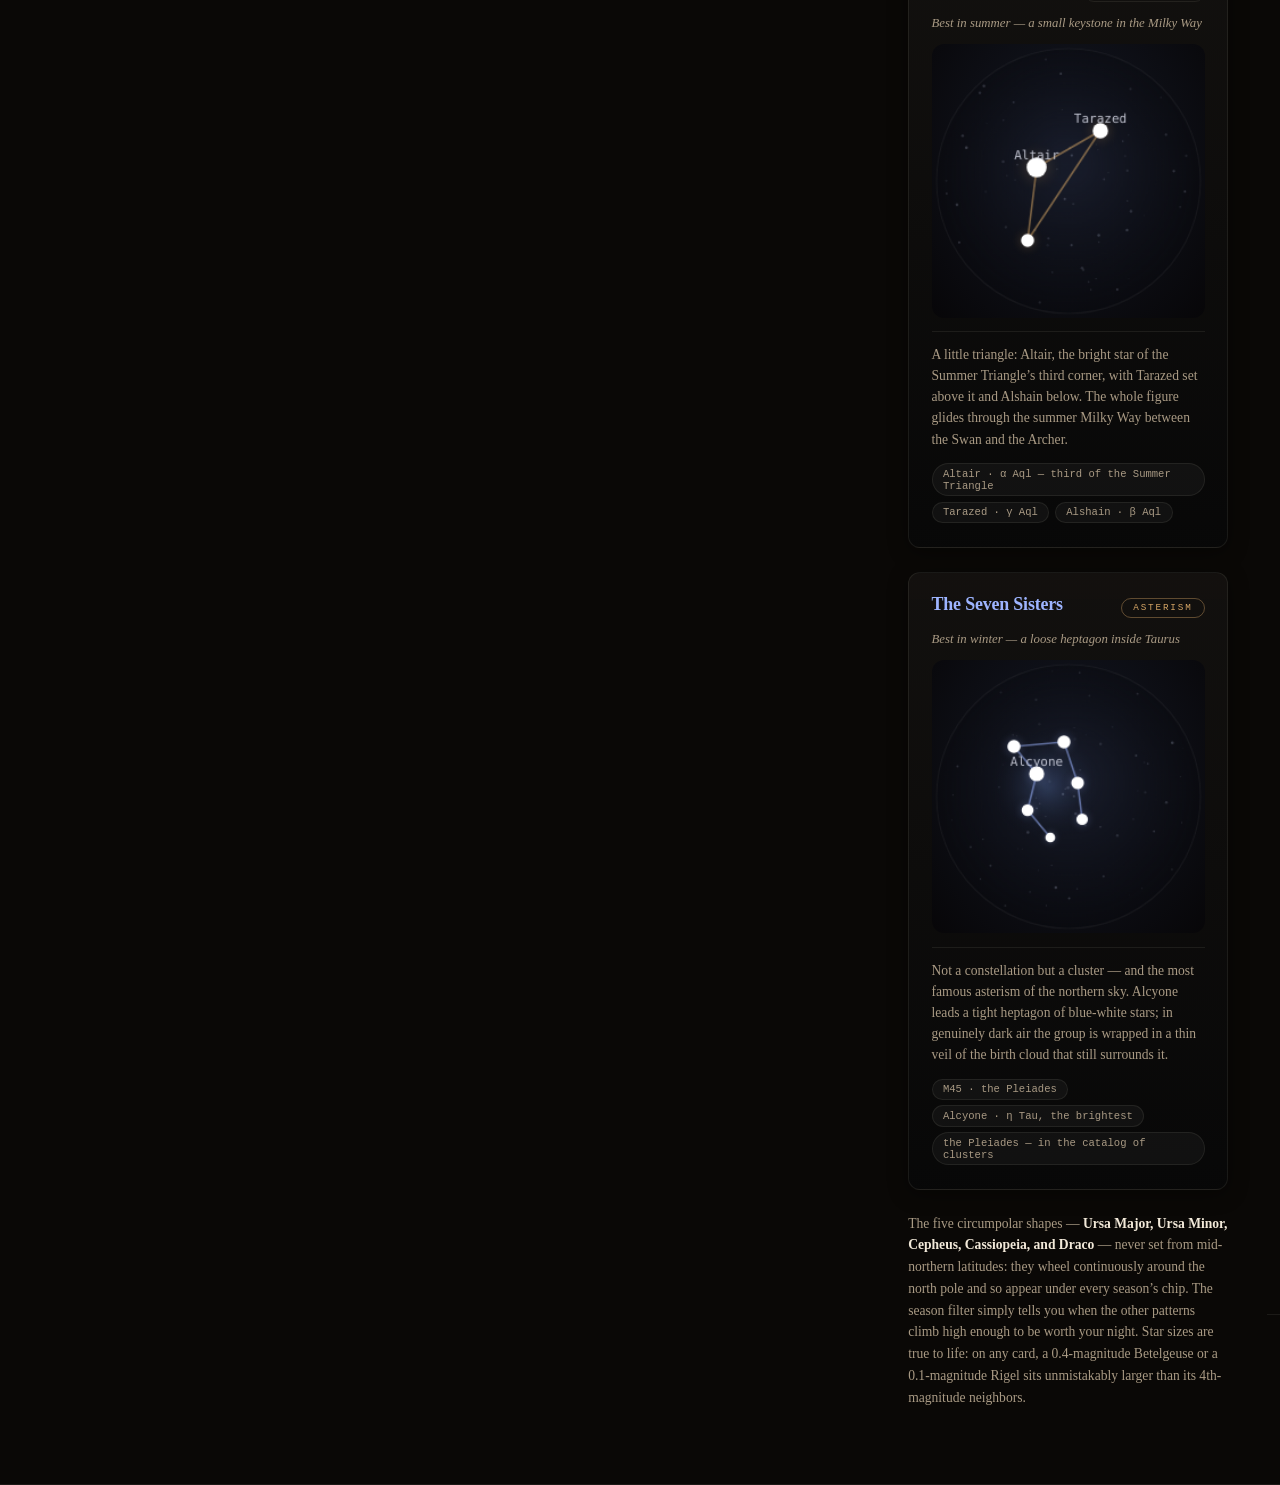
<file: site/constellations.html>
<!doctype html>
<html lang="en">
<head>
  <meta charset="utf-8">
  <meta name="viewport" content="width=device-width, initial-scale=1">
  <meta http-equiv="Content-Security-Policy" content="default-src 'self'; script-src 'self' 'unsafe-inline'; style-src 'self' 'unsafe-inline'; img-src 'self' data:; font-src 'self' data:; connect-src 'none'; object-src 'none'; base-uri 'none'; form-action 'none'; frame-src 'none'">
  <meta name="description" content="A star atlas: sixteen classic night-sky patterns drawn to their true star positions, sized by real brightness — fifteen constellations and the Pleiades asterism — with field notes on how to find each one.">
  <title>Constellations — Nocturne</title>
  <link rel="stylesheet" href="styles.css">
  <style>
    .constellation-card {
      border: 1px solid var(--line);
      background: linear-gradient(180deg, rgba(20, 18, 16, 0.9), rgba(8, 8, 8, 0.95));
      border-radius: var(--radius);
      padding: 1.35rem 1.4rem 1.5rem;
      display: flex;
      flex-direction: column;
      align-items: stretch;
      gap: 0.85rem;
      transition: border-color 0.2s, transform 0.2s;
      box-shadow: 0 4px 20px rgba(0, 0, 0, 0.4);
    }
    .constellation-card:hover {
      border-color: rgba(255, 255, 255, 0.18);
      transform: translateY(-3px);
    }
    .c-top {
      display: flex;
      align-items: baseline;
      justify-content: space-between;
      gap: 0.7rem;
    }
    .c-name { font-size: 1.12rem; font-weight: 650; margin: 0; letter-spacing: -0.01em; }
    .c-kind {
      font-family: var(--font-mono);
      font-size: 0.58rem;
      letter-spacing: 0.2em;
      text-transform: uppercase;
      padding: 0.22rem 0.7rem;
      border-radius: 999px;
      border: 1px solid var(--line);
      color: var(--muted);
      white-space: nowrap;
      flex-shrink: 0;
    }
    .c-kind.asterism { color: #d4a465; border-color: rgba(212, 164, 101, 0.4); }
    .c-when { font-size: 0.8rem; color: var(--muted); font-style: italic; }
    .c-find {
      font-size: 0.85rem;
      color: var(--muted);
      line-height: 1.55;
      border-top: 1px solid var(--line);
      padding-top: 0.75rem;
    }
    .c-objs { display: flex; flex-wrap: wrap; gap: 0.35rem; }
    .c-obj {
      font-family: var(--font-mono);
      font-size: 0.66rem;
      padding: 0.22rem 0.65rem;
      border-radius: 999px;
      background: rgba(255, 255, 255, 0.04);
      border: 1px solid var(--line);
      color: var(--muted);
    }
    .season-row { display: flex; flex-wrap: wrap; gap: 0.6rem; align-items: center; }
    .season-note { margin-top: 1.4rem; font-size: 0.85rem; color: var(--muted); max-width: 44rem; line-height: 1.6; }
    .season-note b { color: var(--fg); }
  </style>
</head>
<body id="main" class="chrome-head">
  <a href="#main" class="skip-link" tabindex="0">Skip to main content</a>

  <div class="chrome-head">
    <span class="brand"><b>Nocturne</b> · constellations</span>
    <nav class="site-nav" aria-label="Sections">
      <a href="index.html">Home</a>
      <a href="catalog.html">Catalog</a>
      <a href="map.html">Sky Map</a>
      <a href="tonightsky.html">Skies</a>
      <a href="constellations.html" aria-current="page">Constellations</a>
      <a href="bortle.html">Bortle</a>
      <a href="guide.html">Guide</a>
      <a href="journal.html">Journal</a>
      <a href="about.html">About</a>
    </nav>
  </div>

  <main class="page">
    <p class="eyebrow">Star atlas · sixteen patterns</p>
    <h1>The patterns overhead</h1>
    <p class="lede">Fifteen classic constellations — the shapes the stars make for us — plus one famous asterism, the Pleiades. Each is drawn from its true star positions, with stars sized by their real brightness, so the chart matches the sky. Read the finding note before you go out, and work the pattern from its brightest, labeled anchor.</p>

    <h2>Trace them yourself</h2>
    <div>
      <div class="season-row">
        <span class="glab" style="padding:0 0.5rem;">Filter</span>
        <div class="chips" id="season-chips" role="group" aria-label="Filter by best season">
          <button class="chip" data-season="all" aria-pressed="true">All patterns</button>
          <button class="chip" data-season="winter" aria-pressed="false">Winter sky</button>
          <button class="chip" data-season="spring" aria-pressed="false">Spring sky</button>
          <button class="chip" data-season="summer" aria-pressed="false">Summer sky</button>
          <button class="chip" data-season="autumn" aria-pressed="false">Autumn sky</button>
        </div>
      </div>
      <p class="countline" id="const-count" aria-live="polite"></p>
    </div>

    <div class="constellation-grid" id="constellations"></div>

    <p class="season-note">The five circumpolar shapes — <b>Ursa Major, Ursa Minor, Cepheus, Cassiopeia, and Draco</b> — never set from mid-northern latitudes: they wheel continuously around the north pole and so appear under every season’s chip. The season filter simply tells you when the other patterns climb high enough to be worth your night. Star sizes are true to life: on any card, a 0.4-magnitude Betelgeuse or a 0.1-magnitude Rigel sits unmistakably larger than its 4th-magnitude neighbors.</p>
  </main>

  <footer class="chrome-foot">
    <span>Nocturne · compiled for quiet nights</span>
    <span>Fully offline · no tracking</span>
  </footer>

  <script src="app.js"></script>
  <script src="data.js"></script>
  <script src="constellations.js"></script>
</body>
</html>
</file>
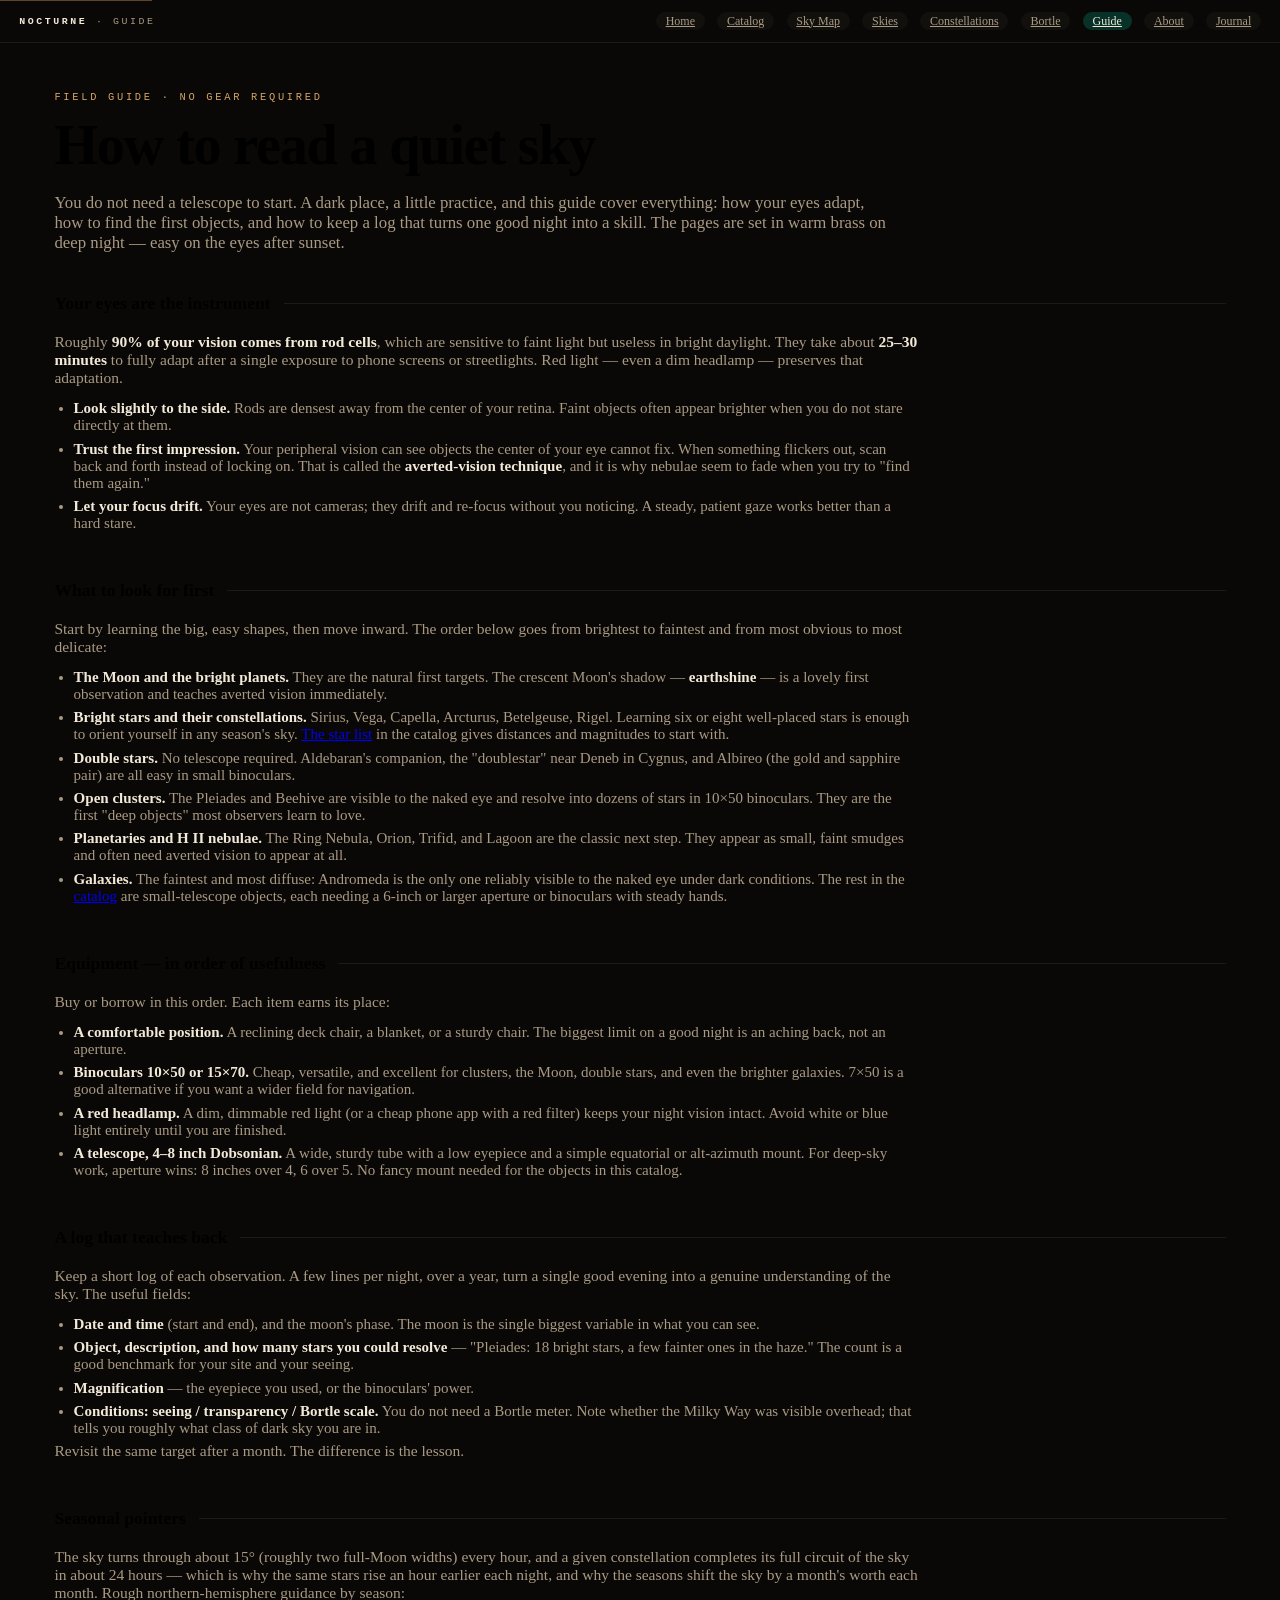
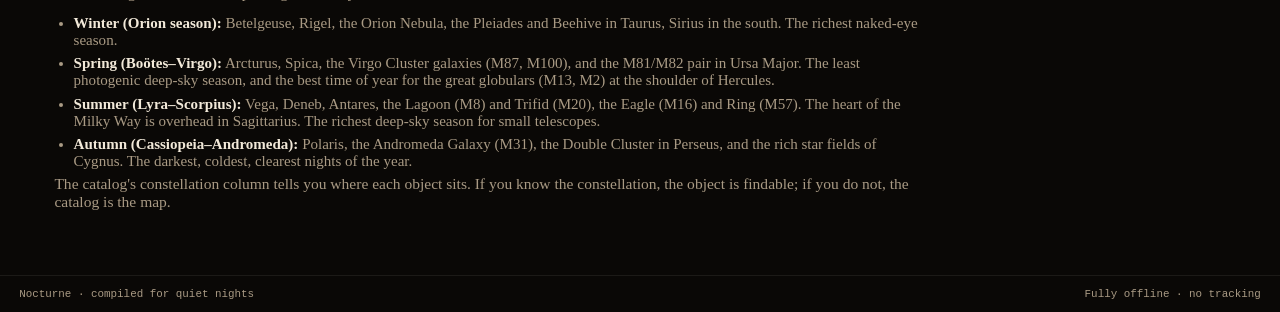
<file: site/guide.html>
<!doctype html>
<html lang="en">
<head>
  <meta charset="utf-8">
  <meta name="viewport" content="width=device-width, initial-scale=1">
  <meta http-equiv="Content-Security-Policy" content="default-src 'self'; script-src 'self' 'unsafe-inline'; style-src 'self' 'unsafe-inline'; img-src 'self' data:; font-src 'self' data:; connect-src 'none'; object-src 'none'; base-uri 'none'; form-action 'none'; frame-src 'none'">
  <meta name="description" content="A field guide for quiet observation: how to read the sky, what to look for first, a simple equipment list, and a log template for recording your own observations.">
  <title>Guide — Nocturne</title>
  <link rel="stylesheet" href="styles.css">
</head>
<body>
  <a href="#main" class="skip-link" tabindex="0">Skip to main content</a>
  
  <div class="chrome-head">
    <span class="brand"><b>Nocturne</b> · guide</span>
      <nav class="site-nav" aria-label="Sections">
        <a href="index.html">Home</a>
        <a href="catalog.html">Catalog</a>
        <a href="map.html">Sky Map</a>
        <a href="tonightsky.html">Skies</a>
        <a href="constellations.html">Constellations</a>
        <a href="bortle.html">Bortle</a>
        <a href="guide.html" aria-current="page">Guide</a>
        <a href="about.html">About</a>
        <a href="journal.html">Journal</a>
      </nav>
  </div>

  <main class="page">
    <p class="eyebrow">Field guide · no gear required</p>
    <h1>How to read a quiet sky</h1>
    <p class="lede">You do not need a telescope to start. A dark place, a little practice, and this guide cover everything: how your eyes adapt, how to find the first objects, and how to keep a log that turns one good night into a skill. The pages are set in warm brass on deep night — easy on the eyes after sunset.</p>

    <h2>Your eyes are the instrument</h2>
    <div class="prose">
      <p>Roughly <b>90% of your vision comes from rod cells</b>, which are sensitive to faint light but useless in bright daylight. They take about <b>25–30 minutes</b> to fully adapt after a single exposure to phone screens or streetlights. Red light — even a dim headlamp — preserves that adaptation.</p>
      <ul>
        <li><b>Look slightly to the side.</b> Rods are densest away from the center of your retina. Faint objects often appear brighter when you do not stare directly at them.</li>
        <li><b>Trust the first impression.</b> Your peripheral vision can see objects the center of your eye cannot fix. When something flickers out, scan back and forth instead of locking on. That is called the <b>averted-vision technique</b>, and it is why nebulae seem to fade when you try to "find them again."</li>
        <li><b>Let your focus drift.</b> Your eyes are not cameras; they drift and re-focus without you noticing. A steady, patient gaze works better than a hard stare.</li>
      </ul>
    </div>

    <h2>What to look for first</h2>
    <div class="prose">
      <p>Start by learning the big, easy shapes, then move inward. The order below goes from brightest to faintest and from most obvious to most delicate:</p>
      <ul>
        <li><b>The Moon and the bright planets.</b> They are the natural first targets. The crescent Moon's shadow — <b>earthshine</b> — is a lovely first observation and teaches averted vision immediately.</li>
        <li><b>Bright stars and their constellations.</b> Sirius, Vega, Capella, Arcturus, Betelgeuse, Rigel. Learning six or eight well-placed stars is enough to orient yourself in any season's sky. <a href="catalog.html">The star list</a> in the catalog gives distances and magnitudes to start with.</li>
        <li><b>Double stars.</b> No telescope required. Aldebaran's companion, the "doublestar" near Deneb in Cygnus, and Albireo (the gold and sapphire pair) are all easy in small binoculars.</li>
        <li><b>Open clusters.</b> The Pleiades and Beehive are visible to the naked eye and resolve into dozens of stars in 10×50 binoculars. They are the first "deep objects" most observers learn to love.</li>
        <li><b>Planetaries and H II nebulae.</b> The Ring Nebula, Orion, Trifid, and Lagoon are the classic next step. They appear as small, faint smudges and often need averted vision to appear at all.</li>
        <li><b>Galaxies.</b> The faintest and most diffuse: Andromeda is the only one reliably visible to the naked eye under dark conditions. The rest in the <a href="catalog.html">catalog</a> are small-telescope objects, each needing a 6-inch or larger aperture or binoculars with steady hands.</li>
      </ul>
    </div>

    <h2>Equipment — in order of usefulness</h2>
    <div class="prose">
      <p>Buy or borrow in this order. Each item earns its place:</p>
      <ul>
        <li><b>A comfortable position.</b> A reclining deck chair, a blanket, or a sturdy chair. The biggest limit on a good night is an aching back, not an aperture.</li>
        <li><b>Binoculars 10×50 or 15×70.</b> Cheap, versatile, and excellent for clusters, the Moon, double stars, and even the brighter galaxies. 7×50 is a good alternative if you want a wider field for navigation.</li>
        <li><b>A red headlamp.</b> A dim, dimmable red light (or a cheap phone app with a red filter) keeps your night vision intact. Avoid white or blue light entirely until you are finished.</li>
        <li><b>A telescope, 4–8 inch Dobsonian.</b> A wide, sturdy tube with a low eyepiece and a simple equatorial or alt-azimuth mount. For deep-sky work, aperture wins: 8 inches over 4, 6 over 5. No fancy mount needed for the objects in this catalog.</li>
      </ul>
    </div>

    <h2>A log that teaches back</h2>
    <div class="prose">
      <p>Keep a short log of each observation. A few lines per night, over a year, turn a single good evening into a genuine understanding of the sky. The useful fields:</p>
      <ul>
        <li><b>Date and time</b> (start and end), and the moon's phase. The moon is the single biggest variable in what you can see.</li>
        <li><b>Object, description, and how many stars you could resolve</b> — "Pleiades: 18 bright stars, a few fainter ones in the haze." The count is a good benchmark for your site and your seeing.</li>
        <li><b>Magnification</b> — the eyepiece you used, or the binoculars' power.</li>
        <li><b>Conditions: seeing / transparency / Bortle scale.</b> You do not need a Bortle meter. Note whether the Milky Way was visible overhead; that tells you roughly what class of dark sky you are in.</li>
      </ul>
      <p>Revisit the same target after a month. The difference is the lesson.</p>
    </div>

    <h2>Seasonal pointers</h2>
    <div class="prose">
      <p>The sky turns through about 15° (roughly two full-Moon widths) every hour, and a given constellation completes its full circuit of the sky in about 24 hours — which is why the same stars rise an hour earlier each night, and why the seasons shift the sky by a month's worth each month. Rough northern-hemisphere guidance by season:</p>
      <ul>
        <li><b>Winter (Orion season):</b> Betelgeuse, Rigel, the Orion Nebula, the Pleiades and Beehive in Taurus, Sirius in the south. The richest naked-eye season.</li>
        <li><b>Spring (Boötes–Virgo):</b> Arcturus, Spica, the Virgo Cluster galaxies (M87, M100), and the M81/M82 pair in Ursa Major. The least photogenic deep-sky season, and the best time of year for the great globulars (M13, M2) at the shoulder of Hercules.</li>
        <li><b>Summer (Lyra–Scorpius):</b> Vega, Deneb, Antares, the Lagoon (M8) and Trifid (M20), the Eagle (M16) and Ring (M57). The heart of the Milky Way is overhead in Sagittarius. The richest deep-sky season for small telescopes.</li>
        <li><b>Autumn (Cassiopeia–Andromeda):</b> Polaris, the Andromeda Galaxy (M31), the Double Cluster in Perseus, and the rich star fields of Cygnus. The darkest, coldest, clearest nights of the year.</li>
      </ul>
      <p>The catalog's constellation column tells you where each object sits. If you know the constellation, the object is findable; if you do not, the catalog is the map.</p>
    </div>
  </main>

  <footer class="chrome-foot">
    <span>Nocturne · compiled for quiet nights</span>
    <span>Fully offline · no tracking</span>
  </footer>
</body>
</html>
</file>
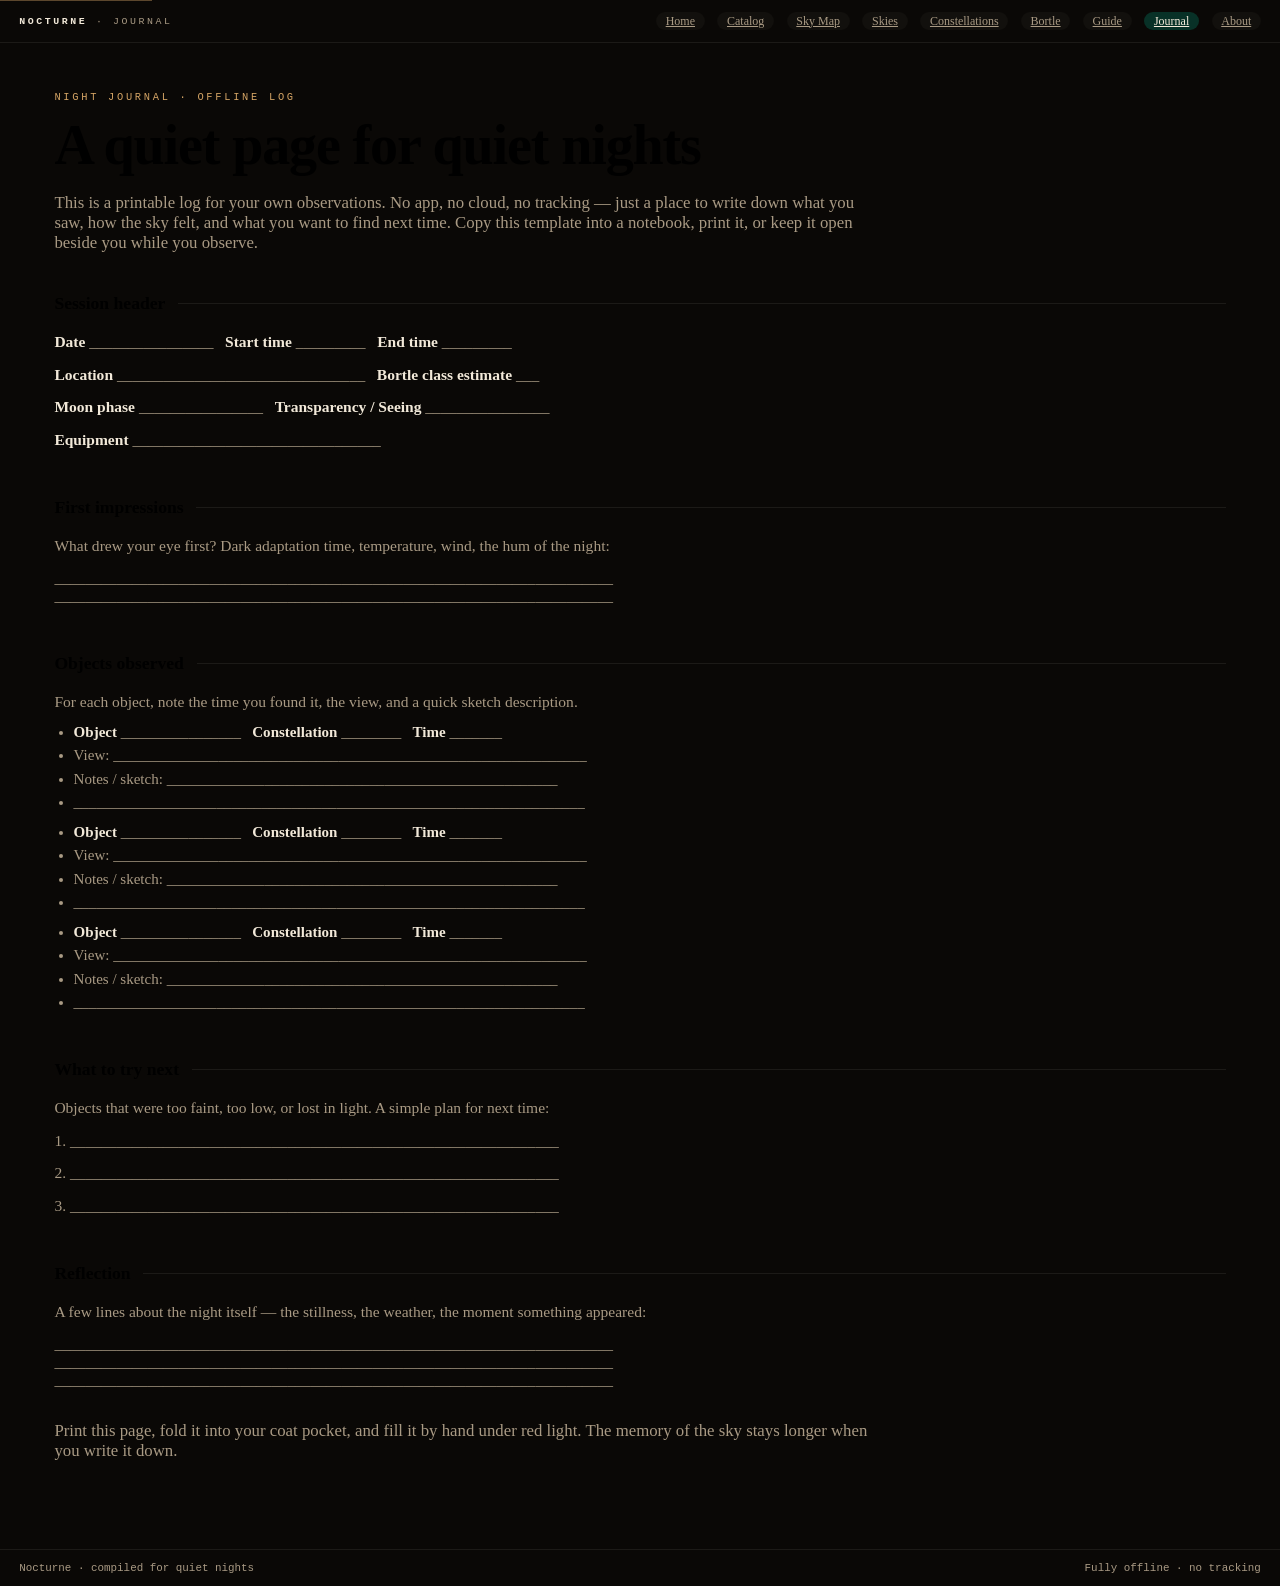
<file: site/journal.html>
<!doctype html>
<html lang="en">
<head>
  <meta charset="utf-8">
  <meta name="viewport" content="width=device-width, initial-scale=1">
  <meta http-equiv="Content-Security-Policy" content="default-src 'self'; script-src 'self' 'unsafe-inline'; style-src 'self' 'unsafe-inline'; img-src 'self' data:; font-src 'self' data:; connect-src 'none'; object-src 'none'; base-uri 'none'; form-action 'none'; frame-src 'none'">
  <meta name="description" content="A printable night journal template for recording observations, conditions, and reflections without any data collection.">
  <title>Night Journal — Nocturne</title>
  <link rel="stylesheet" href="styles.css">
</head>
<body>
  <a href="#main" class="skip-link" tabindex="0">Skip to main content</a>
  <div class="chrome-head">
    <span class="brand"><b>Nocturne</b> · journal</span>
    <nav class="site-nav" aria-label="Sections">
      <a href="index.html">Home</a>
      <a href="catalog.html">Catalog</a>
      <a href="map.html">Sky Map</a>
      <a href="tonightsky.html">Skies</a>
      <a href="constellations.html">Constellations</a>
      <a href="bortle.html">Bortle</a>
      <a href="guide.html">Guide</a>
      <a href="journal.html" aria-current="page">Journal</a>
      <a href="about.html">About</a>
    </nav>
  </div>

  <main id="main" class="page">
    <p class="eyebrow">Night journal · offline log</p>
    <h1>A quiet page for quiet nights</h1>
    <p class="lede">This is a printable log for your own observations. No app, no cloud, no tracking — just a place to write down what you saw, how the sky felt, and what you want to find next time. Copy this template into a notebook, print it, or keep it open beside you while you observe.</p>

    <h2>Session header</h2>
    <div class="prose">
      <p><b>Date</b> ________________  &nbsp; <b>Start time</b> _________  &nbsp; <b>End time</b> _________</p>
      <p><b>Location</b> ________________________________  &nbsp; <b>Bortle class estimate</b> ___</p>
      <p><b>Moon phase</b> ________________  &nbsp; <b>Transparency / Seeing</b> ________________</p>
      <p><b>Equipment</b> ________________________________</p>
    </div>

    <h2>First impressions</h2>
    <div class="prose">
      <p>What drew your eye first? Dark adaptation time, temperature, wind, the hum of the night:</p>
      <p>________________________________________________________________________<br>
      ________________________________________________________________________</p>
    </div>

    <h2>Objects observed</h2>
    <div class="prose">
      <p>For each object, note the time you found it, the view, and a quick sketch description.</p>
      <ul>
        <li><b>Object</b> ________________  &nbsp; <b>Constellation</b> ________  &nbsp; <b>Time</b> _______</li>
        <li>View: _______________________________________________________________</li>
        <li>Notes / sketch: ____________________________________________________</li>
        <li>____________________________________________________________________</li>
      </ul>
      <ul>
        <li><b>Object</b> ________________  &nbsp; <b>Constellation</b> ________  &nbsp; <b>Time</b> _______</li>
        <li>View: _______________________________________________________________</li>
        <li>Notes / sketch: ____________________________________________________</li>
        <li>____________________________________________________________________</li>
      </ul>
      <ul>
        <li><b>Object</b> ________________  &nbsp; <b>Constellation</b> ________  &nbsp; <b>Time</b> _______</li>
        <li>View: _______________________________________________________________</li>
        <li>Notes / sketch: ____________________________________________________</li>
        <li>____________________________________________________________________</li>
      </ul>
    </div>

    <h2>What to try next</h2>
    <div class="prose">
      <p>Objects that were too faint, too low, or lost in light. A simple plan for next time:</p>
      <p>1. _______________________________________________________________</p>
      <p>2. _______________________________________________________________</p>
      <p>3. _______________________________________________________________</p>
    </div>

    <h2>Reflection</h2>
    <div class="prose">
      <p>A few lines about the night itself — the stillness, the weather, the moment something appeared:</p>
      <p>________________________________________________________________________<br>
      ________________________________________________________________________<br>
      ________________________________________________________________________</p>
    </div>

    <p class="lede" style="margin-top:2rem">Print this page, fold it into your coat pocket, and fill it by hand under red light. The memory of the sky stays longer when you write it down.</p>
  </main>

  <footer class="chrome-foot">
    <span>Nocturne · compiled for quiet nights</span>
    <span>Fully offline · no tracking</span>
  </footer>

  <script src="app.js"></script>
</body>
</html>
</file>
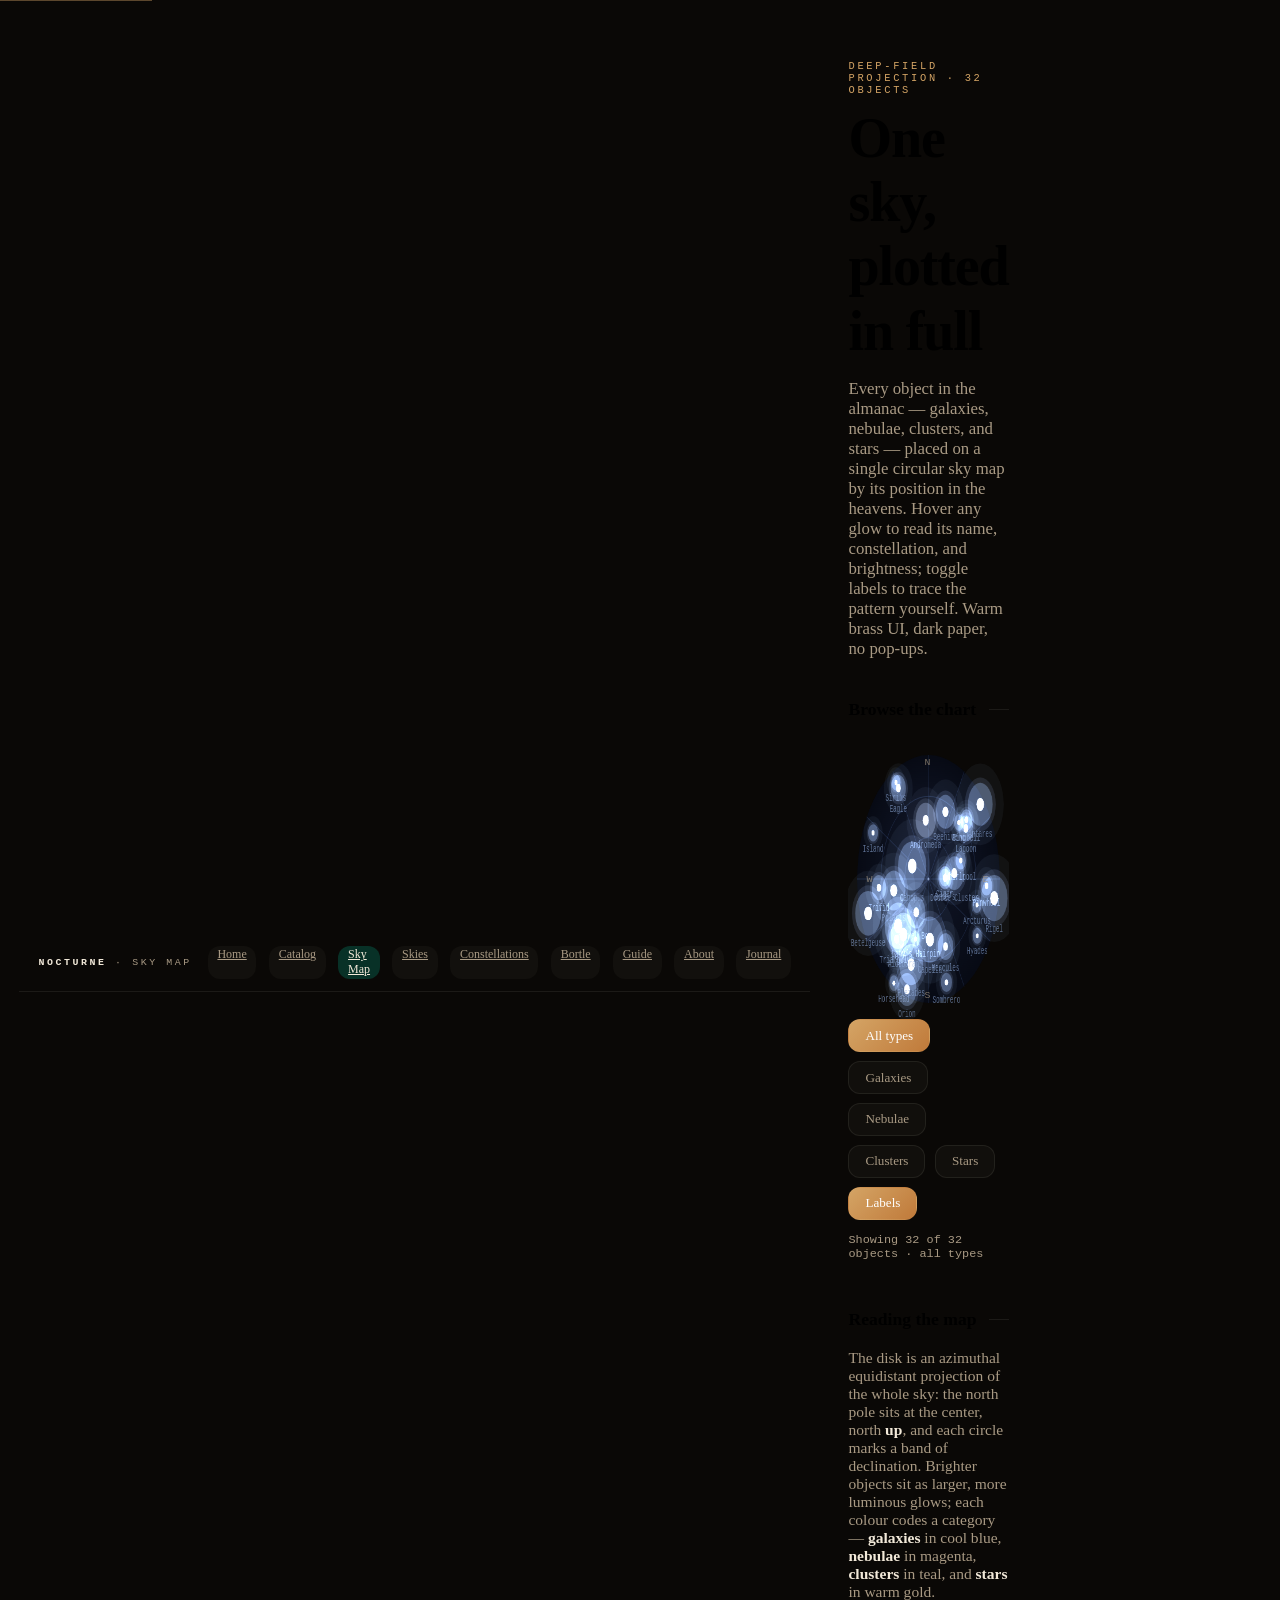
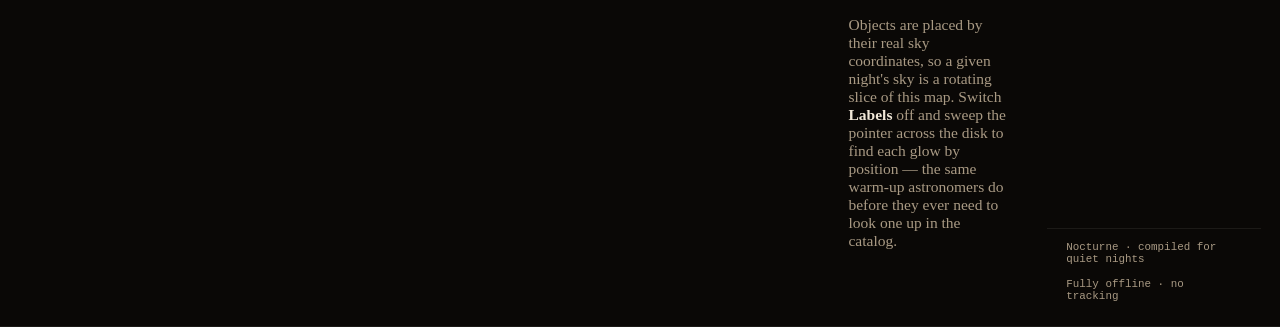
<file: site/map.html>
<!doctype html>
<html lang="en">
<head>
  <meta charset="utf-8">
  <meta name="viewport" content="width=device-width, initial-scale=1">
  <meta http-equiv="Content-Security-Policy" content="default-src 'self'; script-src 'self' 'unsafe-inline'; style-src 'self' 'unsafe-inline'; img-src 'self' data:; font-src 'self' data:; connect-src 'none'; object-src 'none'; base-uri 'none'; form-action 'none'; frame-src 'none'">
  <meta name="description" content="Plot every object in the almanac onto one interactive circular sky map — a deep-field projection of galaxies, nebulae, clusters, and stars by their place in the sky.">
  <title>Sky Map — Nocturne</title>
  <link rel="stylesheet" href="styles.css">
</head>
<body class="chrome-head">
  <a href="#main" class="skip-link" tabindex="0">Skip to main content</a>
  
  <div class="chrome-head">
    <span class="brand"><b>Nocturne</b> · sky map</span>
     <nav class="site-nav" aria-label="Sections">
        <a href="index.html">Home</a>
        <a href="catalog.html">Catalog</a>
        <a href="map.html" aria-current="page">Sky Map</a>
        <a href="tonightsky.html">Skies</a>
        <a href="constellations.html">Constellations</a>
        <a href="bortle.html">Bortle</a>
        <a href="guide.html">Guide</a>
        <a href="about.html">About</a>
        <a href="journal.html">Journal</a>
      </nav>
  </div>

  <main id="main" class="page">
    <p class="eyebrow">Deep-field projection · 32 objects</p>
    <h1>One sky, plotted in full</h1>
    <p class="lede">Every object in the almanac — galaxies, nebulae, clusters, and stars — placed on a single circular sky map by its position in the heavens. Hover any glow to read its name, constellation, and brightness; toggle labels to trace the pattern yourself. Warm brass UI, dark paper, no pop-ups.</p>

    <h2>Browse the chart</h2>
    <div class="map-wrap">
      <canvas id="map" aria-label="An interactive circular map of the night sky with all catalog objects plotted by position"></canvas>
      <div class="compass" aria-hidden="true">
        <span class="c-n">N</span><span class="c-e">E</span><span class="c-s">S</span><span class="c-w">W</span>
      </div>
      <div class="hovercard hidden" id="hovercard" role="status">
        <div class="hover-name" id="hover-name">—</div>
        <div class="hover-sub" id="hover-sub"></div>
      </div>
    </div>

    <div class="chips" id="map-controls" role="group" aria-label="Filter and display options">
      <button class="chip" data-filter="all" aria-pressed="true">All types</button>
      <button class="chip" data-filter="Galaxy" aria-pressed="false">Galaxies</button>
      <button class="chip" data-filter="Nebula" aria-pressed="false">Nebulae</button>
      <button class="chip" data-filter="Cluster" aria-pressed="false">Clusters</button>
      <button class="chip" data-filter="Star" aria-pressed="false">Stars</button>
      <button class="chip" id="labels" aria-pressed="true">Labels</button>
    </div>
    <p class="countline" id="countline" aria-live="polite"></p>

    <h2>Reading the map</h2>
    <div class="prose">
      <p>The disk is an azimuthal equidistant projection of the whole sky: the north pole sits at the center, north <b>up</b>, and each circle marks a band of declination. Brighter objects sit as larger, more luminous glows; each colour codes a category — <b>galaxies</b> in cool blue, <b>nebulae</b> in magenta, <b>clusters</b> in teal, and <b>stars</b> in warm gold.</p>
      <p>Objects are placed by their real sky coordinates, so a given night's sky is a rotating slice of this map. Switch <b>Labels</b> off and sweep the pointer across the disk to find each glow by position — the same warm-up astronomers do before they ever need to look one up in the catalog.</p>
    </div>
  </main>

  <footer class="chrome-foot">
    <span>Nocturne · compiled for quiet nights</span>
    <span>Fully offline · no tracking</span>
  </footer>

  <script src="app.js"></script>
  <script src="data.js"></script>
  <script src="maps.js"></script>
  <script src="map.js"></script>
</body>
</html>
</file>
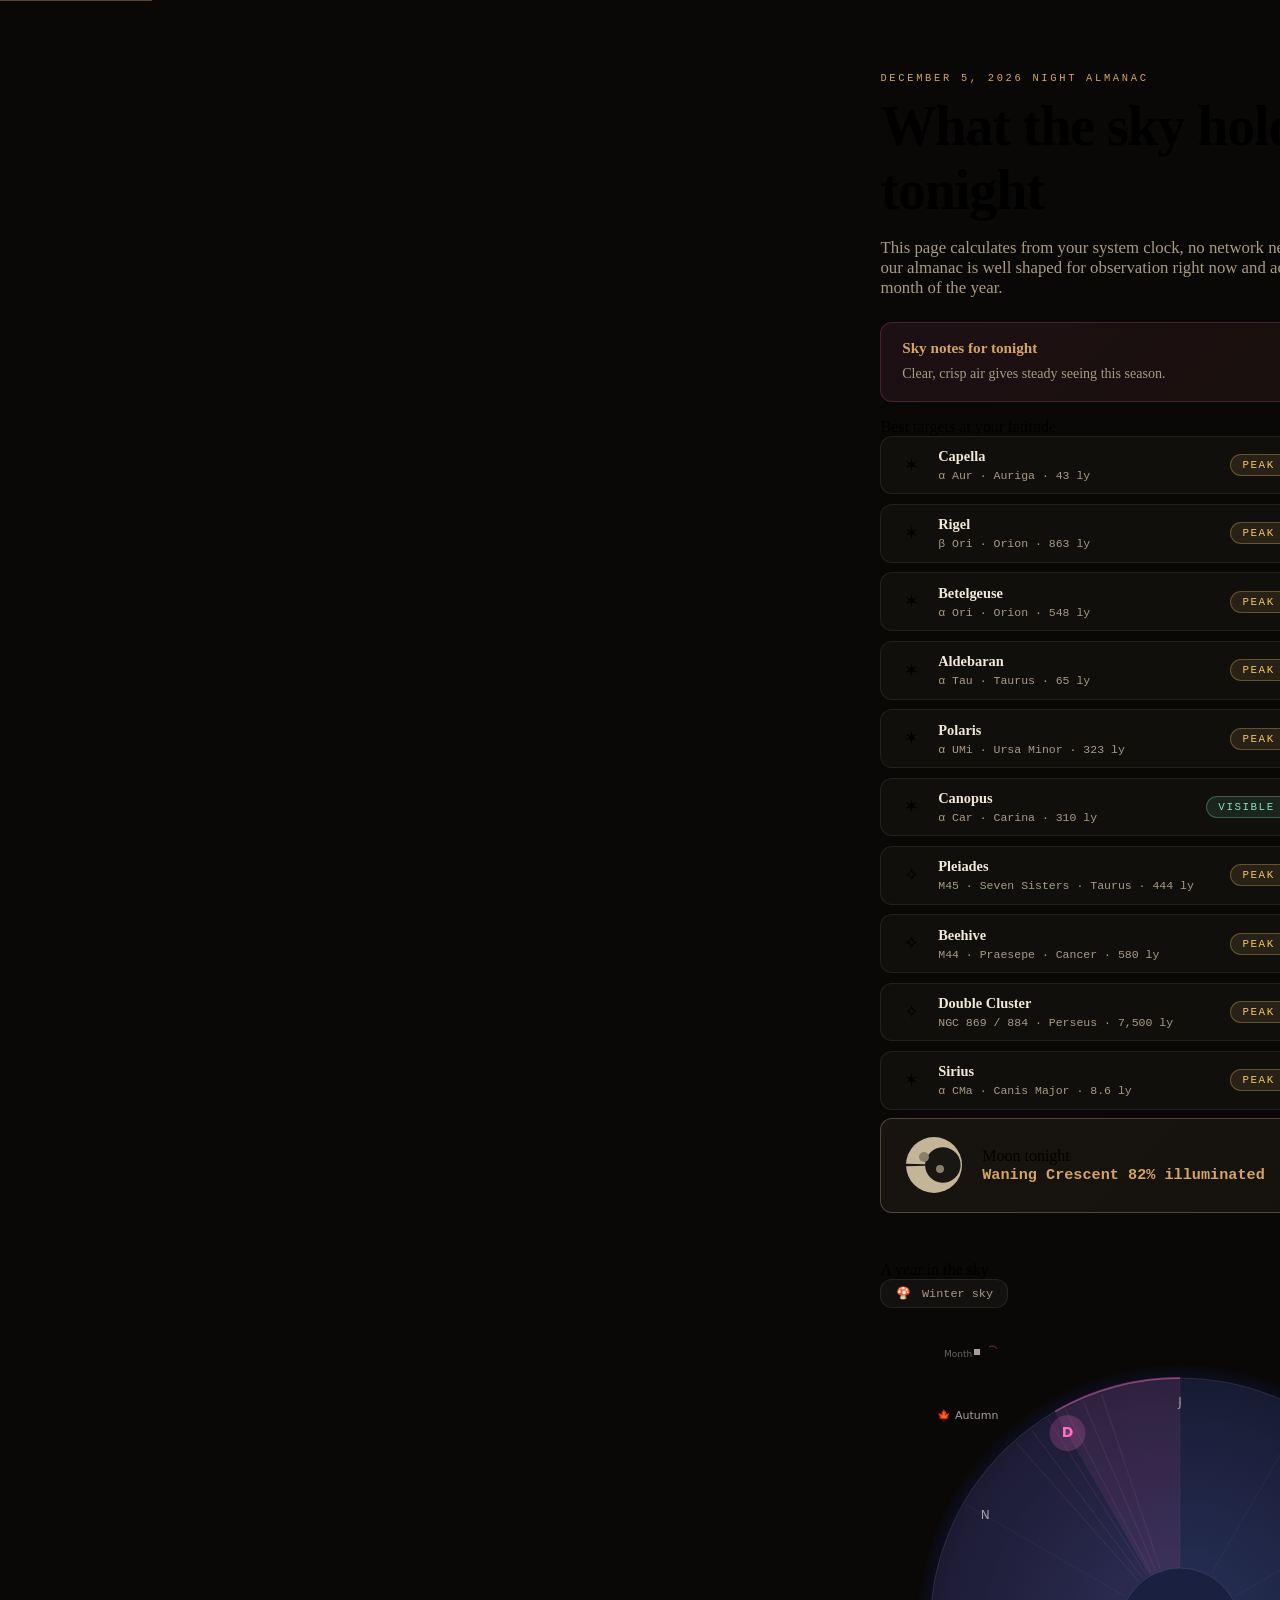
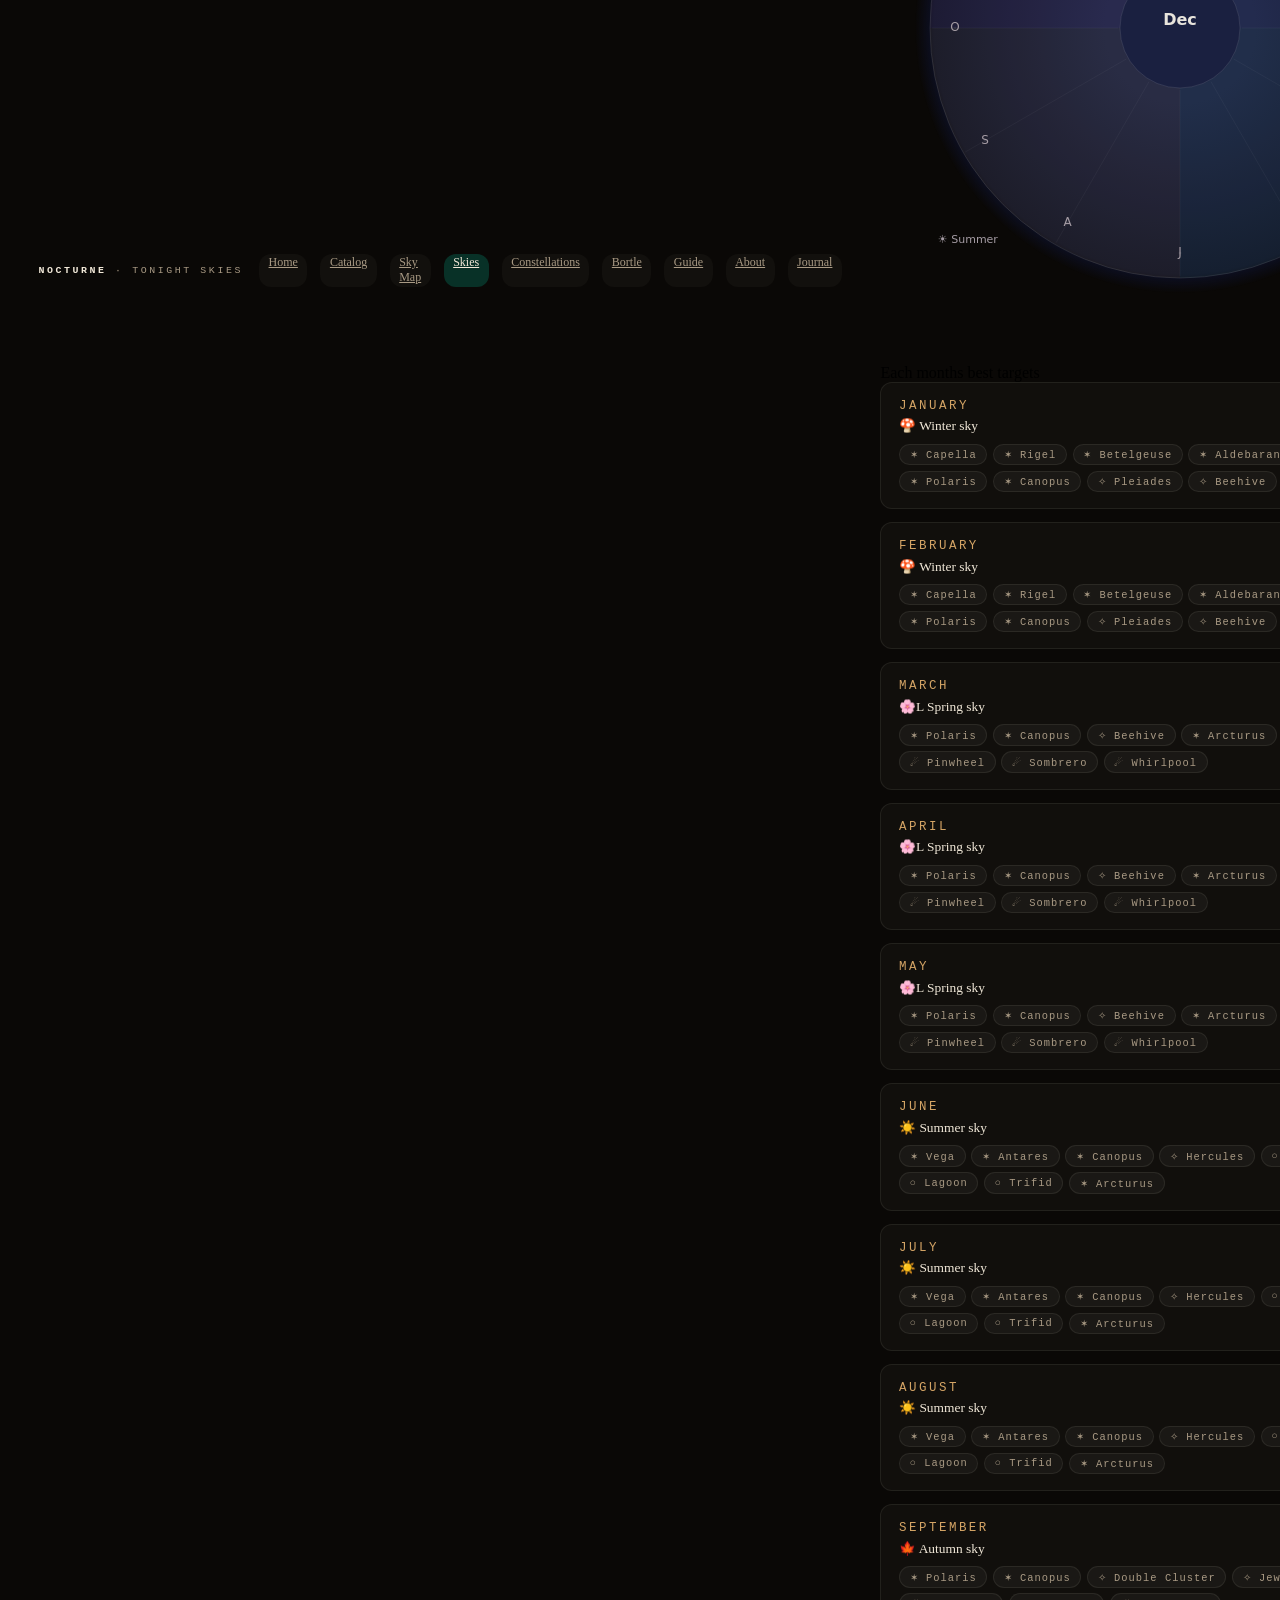
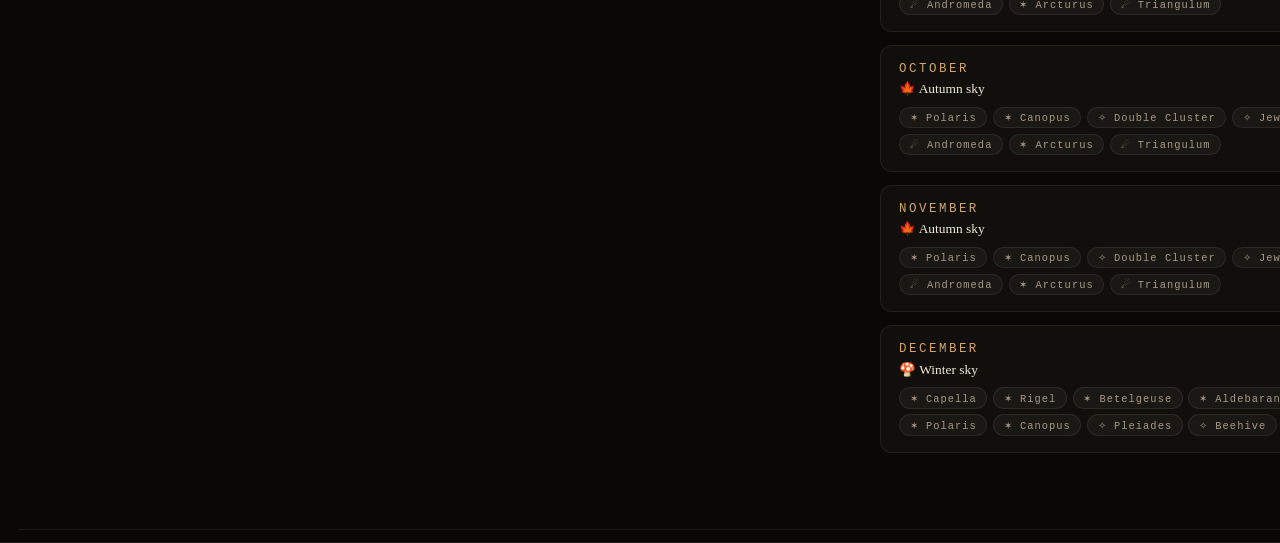
<file: site/tonightsky.html>
<!doctype html>
<html lang="en">
<head>
  <meta charset="utf-8">
  <meta name="viewport" content="width=device-width, initial-scale=1">
  <meta http-equiv="Content-Security-Policy" content="default-src 'self'; script-src 'self' 'unsafe-inline'; style-src 'self' 'unsafe-inline'; img-src 'self' data:; font-src 'self' data:; connect-src 'none'; object-src 'none'; base-uri 'none'; form-action 'none'; frame-src 'none'">
  <meta name="description" content="Seasonal calendar showing which celestial objects are best to observe each month, arranged across a year wheel.">
  <title>Tonight Skies — Nocturne</title>
  <link rel="stylesheet" href="styles.css">
  <style>
    .moon-inline {
      padding: 0.9rem 1.3rem; border-radius: var(--radius);
      background: linear-gradient(135deg, rgba(248,224,181,0.06), rgba(196,178,140,0.06));
      border: 1px solid rgba(248,224,181,0.25); display: flex; gap: 1rem; align-items: center; max-width: 38rem; margin-top: 0.5rem;
    }
    .sky-desc {
      padding: 1rem 1.3rem; border-radius: var(--radius);
      background: linear-gradient(135deg, rgba(255,110,199,0.08), rgba(196,106,60,0.08));
      border: 1px solid rgba(255,110,199,0.2); max-width: 38rem; margin-top: 4px;
    }
    .sky-desc h3 { font-size: 0.95rem; color: var(--accent); margin-bottom: 0.3rem; }
    .sky-desc p { font-size: 0.88rem; color: var(--muted); line-height: 1.6; }
    .visible-list { display: grid; gap: 0.6rem; }
    .vis-item {
      display: flex; align-items: center; gap: 0.8rem; padding: 0.65rem 1rem;
      border: 1px solid var(--line); border-radius: 12px; background: var(--panel);
      transition: border-color 0.15s, transform 0.1s;
    }
    .vis-item:hover { border-color: rgba(255,255,255,0.15); transform: translateX(3px); }
    .vis-icon { font-size: 1.1rem; width: 28px; text-align: center; flex-shrink: 0; }
    .vis-info { flex: 1; min-width: 0; }
    .vis-name { font-size: 0.9rem; font-weight: 600; color: var(--fg); }
    .vis-detail { font-family: var(--font-mono); font-size: 0.72rem; color: var(--muted); }
    .vis-status {
      font-family: var(--font-mono); font-size: 0.68rem; letter-spacing: 0.14em; text-transform: uppercase;
      padding: 0.25rem 0.7rem; border-radius: 999px; flex-shrink: 0;
    }
    .st-rising { color: #f2c46c; background: rgba(242,196,108,0.1); border: 1px solid rgba(242,196,108,0.3); }
    .st-visible { color: #7fe3c0; background: rgba(127,227,192,0.1); border: 1px solid rgba(127,227,192,0.3); }
    .month-grid { display: grid; grid-template-columns: repeat(auto-fill, minmax(24rem, 1fr)); gap: 0.8rem; }
    .m-card { border: 1px solid var(--line); background: var(--panel); border-radius: var(--radius); padding: 1rem 1.1rem; }
    .m-name { font-family: var(--font-mono); font-size: 0.78rem; letter-spacing: 0.2em; text-transform: uppercase; color: var(--accent); margin-bottom: 0.35rem; }
    .m-sky { font-size: 0.84rem; color: var(--fg); margin-bottom: 0.6rem; }
    .m-objs { display: flex; flex-wrap: wrap; gap: 0.35rem; }
    .m-pill {
      font-family: var(--font-mono); font-size: 0.65rem; letter-spacing: 0.1em;
      padding: 0.2rem 0.6rem; border-radius: 999px; background: rgba(255,255,255,0.04); border: 1px solid var(--line); color: var(--muted);
    }
    .s-banner {
      display: inline-flex; align-items: center; gap: 0.4rem; padding: 0.4rem 0.9rem;
      border-radius: var(--radius); background: rgba(255,255,255,0.04); border: 1px solid var(--line);
      font-family: var(--font-mono); font-size: 0.74rem; color: var(--muted); margin-bottom: 1.2rem;
    }
    .s-banner b { color: var(--accent); margin-right: 0.3rem; }
    .year-wheel { max-width: 32rem; margin: 0 auto 2rem; }
    @media (max-width: 640px) {
      .month-grid { grid-template-columns: 1fr; }
      .moon-inline { flex-direction: column; text-align: center; }
    }
  </style>
</head>
<body id="main" class="chrome-head">
  <a href="#main" class="skip-link" tabindex="0">Skip to main content</a>
  
  <div class="chrome-head">
    <span class="brand"><b>Nocturne</b> · tonight skies</span>
      <nav class="site-nav" aria-label="Sections">
        <a href="index.html">Home</a>
        <a href="catalog.html">Catalog</a>
        <a href="map.html">Sky Map</a>
        <a href="tonightsky.html" aria-current="page">Skies</a>
        <a href="constellations.html">Constellations</a>
        <a href="bortle.html">Bortle</a>
        <a href="guide.html">Guide</a>
        <a href="about.html">About</a>
        <a href="journal.html">Journal</a>
      </nav>
      
  <main class="page">
    <p class="eyebrow" id="date-line"></p>
    <h1>What the sky holds tonight</h1>
    <p class="lede">This page calculates from your system clock, no network needed, what in our almanac is well shaped for observation right now and across every month of the year.</p>

    <div id="sky-now-content"></div>

    <div class="section-label" style="margin-top:3rem">A year in the sky</div>
    <div class="s-banner"><b id="season-emoji"></b><span id="season-text">--</span></div>
    <div class="year-wheel">
      <canvas id="wheel-canvas" width="600" height="600" aria-label="Circular calendar showing visible objects each month of the year"></canvas>
    </div>

    <div class="section-label">Each months best targets</div>
    <div class="month-grid" id="month-grid"></div>
  </main>

  <footer class="chrome-foot">
    <span>Nocturne · compiled for quiet nights</span>
    <span>Fully offline · no tracking</span>
  </footer>

  <script src="app.js"></script>
  <script src="data.js"></script>
  <script>
(function() {
  var D = window.STAR_DATA;
  if (!D) return;

  // --- Data setup ---
  var MON = ['January','February','March','April','May','June','July','August','September','October','November','December'];
  var ICONS = {Galaxy:'\u2604',Nebula:'\u25CB',Cluster:'\u2727',Star:'\u2736'};
  var SI = ['\uD83C\uDF44','\uD83C\uDF38L','\u2600\uFE0F','\uD83C\uDF41']; // winter,spring,summer,autumn icons

  var allObjs = [];
  var ckeys = ['galaxies','nebulae','clusters','stars'];
  for (var k = 0; k < ckeys.length; k++) {
    for (var i = 0; i < D[ckeys[k]].length; i++) {
      allObjs.push({n:D[ckeys[k]][i].name, t:D[ckeys[k]][i].type, c: D[ckeys[k]][i].const, d:D[ckeys[k]][i].desig, v:D[ckeys[k]][i].vis, di:D[ckeys[k]][i].dist});
    }
  }

  // Season month arrays
  var SM = [[11,0,1],[2,3,4],[5,6,7],[8,9,10]]; // winter,spring,summer,autumn
  var SN = ['winter','spring','summer','autumn'];

  function smn(m) { return (m===11||m<=1)?0:(m<=4?1:(m<=7?2:3)); }

  // Build const -> season map from CSV string
  var csvPair = 'Andromeda:autumn,winter|Orion:winter|Taurus:winter|Canis Major:winter|Lyra:summer|Sagittarius:summer|Scorpius:summer|Vulpecula:summer|Ursa Major:spring,winter|Virgo:spring,summer|Coma Berenices:spring,summer|Hercules:summer|Perseus:autumn,winter|Cancer:winter,spring|Crux:autumn|Bootes:spring|Auriga:winter|Cygnus:summer|Ursa Minor:autumn,winter,spring|Canes Venatici:spring,summer|Serpens:summer';
  var CSMap = {};
  var pairs = csvPair.split('|');
  for (var p = 0; p < pairs.length; p++) {
    var kv = pairs[p].split(':');
    CSMap[kv[0]] = kv[1].split(',');
  }

  // Get season name from month number
  function seasonName(m) { return SN[smn(m)]; }

  // Build visible months for each object
  var objVis = {};
  for (var oi = 0; oi < allObjs.length; oi++) {
    var o = allObjs[oi];
    var seas = CSMap[o.c] || SN.slice();
    var vis = {};
    for (var s2 = 0; s2 < seas.length; s2++) {
      for (var si = 0; si < SM.length; si++) {
        if (SN[si] === seas[s2]) {
          for (var mj = 0; mj < SM[si].length; mj++) vis[SM[si][mj]] = true;
        }
      }
    }
    objVis[o.n] = vis;
  }

  // --- Date display ---
  var now = new Date();
  var mi = now.getMonth();
  var my = smn(mi);
  document.getElementById('date-line').textContent = MON[mi]+' '+now.getDate()+', '+now.getFullYear()+' Night almanac';
  document.getElementById('season-emoji').textContent = SI[my];
  document.getElementById('season-text').textContent = seasonName(mi).charAt(0).toUpperCase() + seasonName(mi).slice(1) + ' sky';

  // --- Score objects for current month ---
  var scores = [];
  for (var oi2 = 0; oi2 < allObjs.length; oi2++) {
    if (!objVis[allObjs[oi2].n] || !objVis[allObjs[oi2].n][mi]) continue;
    var sc = allObjs[oi2].t === 'Star' ? 10 : allObjs[oi2].t === 'Cluster' ? 7 : allObjs[oi2].t === 'Nebula' ? 5 : 4;
    var oceans = CSMap[allObjs[oi2].c] || [];
    if (oceans.indexOf(seasonName(mi)) !== -1) sc += 4;
    var mag = parseFloat(allObjs[oi2].v);
    if (!isNaN(mag)) sc += (9 - Math.min(9, Math.max(-2, mag))) * 0.8;
    scores.push({o:allObjs[oi2], s:sc});
  }
  scores.sort(function(a,b) { return b.s - a.s; });

  // --- Moon phase ---
  var moonC = 29.53;
  var newM = new Date('2000-01-06T18:14:00Z').getTime();
  var age = ((now.getTime() - newM) / 864e5 % moonC + moonC) % moonC;
  var ipct = ((Math.cos((age/moonC)*Math.PI*2)+1)/2*100).toFixed(0);
  var pmn = age<1.85 ? 'New Moon' : age<5.53 ? 'Waxing Crescent' : age<7.38 ? 'First Quarter' : age<11.06 ? 'Waxing Gibbous' : age<14.77 ? 'Full Moon' : age<18.45 ? 'Waning Gibbous' : age<20.3 ? 'Third Quarter' : 'Waning Crescent';

  // --- Seasonal notes ---
  var notes = [
    'Clear, crisp air gives steady seeing this season.',
    'Warm days lengthen; the sky cools with each passing week.',
    'Humidity and heat haze are the adversaries; hunt from dusk onward.',
    'The nights grow long and the Milky Way fades toward evening.'
  ];

  // --- Build HTML content ---
  var html = '';

  // Seasonal note box
  html += '<div class="sky-desc"><h3>Sky notes for tonight</h3><p>' + notes[my] + '</p></div>';

  // List of best targets
  html += '<div class="section-label" style="margin-top:1rem">Best targets at your latitude</div><div class="visible-list">';
  var maxList = Math.min(10, scores.length);
  for (var li = 0; li < maxList; li++) {
    var it = scores[li];
    var o3 = it.o;
    var ic = ICONS[o3.t] || '\u2604';
    var stCls = 'st-visible';
    var stTxt = 'Visible this month';
    // Determine peak status based on season matching object constellation
    var seasForObj = CSMap[o3.c] || [];
    if (seasForObj.indexOf(seasonName(mi)) !== -1) { stCls = 'st-rising'; stTxt = 'Peak season now'; }
    html += '<div class="vis-item"><span class="vis-icon">' + ic + '</span><div class="vis-info"><span class="vis-name">' + o3.n + '</span><br><span class="vis-detail">' + (o3.d||'') + ' · ' + o3.c + ' · ' + o3.di + '</span></div><span class="vis-status ' + stCls + '">' + stTxt + '</span></div>';
  }
  html += '</div>';

  // Moon inline panel
  html += '<div class="moon-inline"><canvas id="moon-mini" width="64" height="64" style="border-radius:8px"></canvas><div><span class="section-label">Moon tonight</span><br><b id="moon-info" style="color:var(--accent);font-family:var(--font-mono);font-size:0.95rem;"></b></div></div>';

  document.getElementById('sky-now-content').innerHTML = html;

  // --- Draw moon on canvas ---
  var mm2 = document.getElementById('moon-mini');
  if (mm2) {
    var mxc = mm2.getContext('2d');
    var phase = age / moonC;
    mxc.beginPath();
    mxc.arc(32, 32, 28, 0, Math.PI * 2);
    mxc.fillStyle = '#c4b599';
    mxc.fill();
    var off = Math.cos(phase * Math.PI * 2) * 28;
    mxc.fillStyle = '#1a1612';
    mxc.beginPath();
    if (phase <= 0.5) {
      mxc.arc(32, 32, 28, -0.044, Math.PI * 7 + 0.044);
      mxc.arc(32 + off / 2, 32, Math.abs(off), Math.PI * 7 - 0.044, -0.044);
    } else {
      mxc.arc(32, 32, 28, Math.PI - 0.044, Math.PI + 0.044);
      mxc.arc(32 + off / 2, 32, Math.abs(off), Math.PI + 0.044, Math.PI - 0.044);
    }
    mxc.fill();
    // Craters
    mxc.fillStyle = '#8a7f6b';
    mxc.beginPath(); mxc.arc(22, 24, 5, 0, Math.PI * 2); mxc.fill();
    mxc.beginPath(); mxc.arc(38, 36, 4, 0, Math.PI * 2); mxc.fill();
  }
  document.getElementById('moon-info').textContent = pmn + ' ' + ipct + '% illuminated';

  // --- Year wheel canvas ---
  var wc = document.getElementById('wheel-canvas');
  if (wc) {
    var ctx = wc.getContext('2d');
    var W = 600, H = 600;
    var cx = W / 2, cy = H / 2, rad = 250;
    var mAbb = ['J','F','M','A','M','J','J','A','S','O','N','D'];
    var sNames = ['Winter','Spring','Summer','Autumn'];

    function drawWheel() {
      ctx.clearRect(0, 0, W, H);

      // BG gradient
      var bg = ctx.createRadialGradient(cx, cy, rad * 0.3, cx, cy, rad + 15);
      bg.addColorStop(0, '#1a2040');
      bg.addColorStop(0.9, '#0d1025');
      bg.addColorStop(1, 'rgba(13,16,37,0)');
      ctx.fillStyle = bg;
      ctx.beginPath();
      ctx.arc(cx, cy, rad + 15, 0, Math.PI * 2);
      ctx.fill();

      // Season sectors
      var sCols = ['rgba(157,180,255,0.07)','rgba(127,227,192,0.07)','rgba(242,196,108,0.07)','rgba(240,166,255,0.07)'];
      for (var s = 0; s < 4; s++) {
        var sa = -Math.PI / 2 + s * Math.PI / 2;
        ctx.beginPath();
        ctx.arc(cx, cy, rad, sa, sa + Math.PI * 0.5);
        ctx.arc(cx, cy, 60, sa + Math.PI * 0.5, sa, true);
        ctx.closePath();
        ctx.fillStyle = sCols[s];
        ctx.fill();
      }

      // Radial dividers
      for (var r = 0; r < 12; r++) {
        var ra = -Math.PI / 2 + r * Math.PI / 6;
        ctx.strokeStyle = 'rgba(255,255,255,0.04)';
        ctx.lineWidth = 1;
        ctx.beginPath();
        ctx.moveTo(cx + Math.cos(ra) * 62, cy + Math.sin(ra) * 62);
        ctx.lineTo(cx + Math.cos(ra) * (rad - 2), cy + Math.sin(ra) * (rad - 2));
        ctx.stroke();
      }

      // Rings
      ctx.strokeStyle = 'rgba(255,255,255,0.1)';
      ctx.lineWidth = 1;
      ctx.beginPath(); ctx.arc(cx, cy, rad, 0, Math.PI * 2); ctx.stroke();
      ctx.beginPath(); ctx.arc(cx, cy, 60, 0, Math.PI * 2); ctx.stroke();

      // Highlight current month arc and sector
      var curA = -Math.PI / 2 + mi * Math.PI / 6;
      ctx.strokeStyle = 'rgba(255,110,199,0.4)';
      ctx.lineWidth = 2;
      ctx.beginPath(); ctx.arc(cx, cy, rad, curA, curA + Math.PI / 6); ctx.stroke();

      ctx.fillStyle = 'rgba(255,110,199,0.08)';
      ctx.beginPath();
      ctx.arc(cx, cy, rad, curA, curA + Math.PI / 6);
      ctx.arc(cx, cy, 60, curA + Math.PI / 6, curA, true);
      ctx.closePath();
      ctx.fill();

      // Month dots and labels
      for (var m = 0; m < 12; m++) {
        var ang = -Math.PI / 2 + m * Math.PI / 6;
        var rMid = rad - 25;
        var px = cx + Math.cos(ang) * rMid;
        var py = cy + Math.sin(ang) * rMid;

        // Glow on current
        if (m === mi) {
          ctx.fillStyle = 'rgba(255,110,199,0.2)';
          ctx.beginPath(); ctx.arc(px, py, 18, 0, Math.PI * 2); ctx.fill();
        }

        ctx.fillStyle = m === mi ? '#ff6ec7' : '#a59ca4';
        ctx.font = (m === mi ? 'bold ' : '') + (m === mi ? '14' : '12') + 'px system-ui,sans-serif';
        ctx.textAlign = 'center';
        ctx.textBaseline = 'middle';
        ctx.fillText(mAbb[m], px, py);

        // Small dot
        ctx.fillStyle = 'rgba(255,255,255,0.08)';
        ctx.beginPath(); ctx.arc(px, py, 1.5, 0, Math.PI * 2); ctx.fill();
      }

      // Center text
      ctx.fillStyle = '#e8e4dc';
      ctx.font = 'bold 16px system-ui,sans-serif';
      ctx.textAlign = 'center';
      ctx.textBaseline = 'middle';
      ctx.fillText(MON[mi].slice(0, 3), cx, cy - 7);

      // Season labels outside wheel
      for (var s2 = 0; s2 < 4; s2++) {
        var sa3 = -Math.PI / 2 + s2 * Math.PI / 2 + Math.PI * 0.25;
        ctx.fillStyle = '#a59ca4';
        ctx.font = '11px system-ui,sans-serif';
        ctx.textAlign = 'center';
        ctx.textBaseline = 'middle';
        ctx.fillText(SI[s2] + ' ' + sNames[s2], cx + Math.cos(sa3) * (rad + 50), cy + Math.sin(sa3) * (rad + 50));
      }

      // Object lines: top visible objects for current month radiate inward
      ctx.strokeStyle = 'rgba(255,110,199,0.12)';
      ctx.lineWidth = 1;
      for (var ln = 0; ln < Math.min(6, scores.length); ln++) {
        var lAng = curA + (ln - 2.5) * 0.08;
        ctx.beginPath();
        ctx.moveTo(cx + Math.cos(lAng) * 62, cy + Math.sin(lAng) * 62);
        ctx.lineTo(cx + Math.cos(lAng) * (rad - 3), cy + Math.sin(lAng) * (rad - 3));
        ctx.stroke();
      }

      // Legend boxes at top
      var legX = cx - rad + 14;
      var legY = cy - rad - 28;
      ctx.fillStyle = 'rgba(165,156,164,0.6)';
      ctx.font = '9px system-ui,sans-serif';
      ctx.textAlign = 'left';
      ctx.textBaseline = 'top';
      ctx.fillText('Month', legX, legY);

      // Month dot legend
      ctx.fillStyle = '#a59ca4';
      ctx.fillRect(legX + 30, legY - 1, 6, 6);
      // Current highlight
      ctx.save();
      ctx.beginPath();
      ctx.arc(legX + 48, legY + 2, 6, curA, curA + Math.PI / 2);
      ctx.strokeStyle = 'rgba(255,110,199,0.4)';
      ctx.lineWidth = 1;
      ctx.stroke();
      ctx.restore();
    }

    drawWheel();
  }

  // --- Monthly targets grid ---
  var mgEl = document.getElementById('month-grid');
  if (mgEl) {
    var allCards = [];
    for (var mon = 0; mon < 12; mon++) {
      var bests = [];
      for (var aj = 0; aj < allObjs.length; aj++) {
        if (!objVis[allObjs[aj].n] || !objVis[allObjs[aj].n][mon]) continue;
        var sco = allObjs[aj].t === 'Star' ? 10 : allObjs[aj].t === 'Cluster' ? 7 : allObjs[aj].t === 'Nebula' ? 5 : 4;
        var seasForObj2 = CSMap[allObjs[aj].c] || [];
        if (seasForObj2.indexOf(seasonName(mon)) !== -1) sco += 3;
        var mag3 = parseFloat(allObjs[aj].v);
        if (!isNaN(mag3)) sco += (9 - Math.min(9, Math.max(-2, mag3))) * 0.8;
        bests.push({ n: allObjs[aj].n, i: ICONS[allObjs[aj].t] || '\u2604', s: sco });
      }
      bests.sort(function(a, b) { return b.s - a.s; });

      var sName = ['Winter','Spring','Summer','Autumn'][smn(mon)];
      var card = '<div class="m-card"><div class="m-name">' + MON[mon] + '</div>';
      card += '<div class="m-sky">' + SI[smn(mon)] + ' ' + sName + ' sky</div>';
      card += '<div class="m-objs">';
      for (var pj = 0; pj < bests.length && pj < 8; pj++) {
        card += '<span class="m-pill">' + bests[pj].i + ' ' + bests[pj].n + '</span>';
      }
      if (bests.length === 0) card += '<span class="m-pill" style="opacity:0.4">no peak targets</span>';
      card += '</div></div>';

      allCards.push(card);
    }
    mgEl.innerHTML = allCards.join('');
  }

})();
  </script>
</body>
</html>
</file>
<file: site/styles.css>
/* Nocturne — a quiet reading room under the stars */
:root {
  --bg: #0a0806;
  --bg2: #141007;
  --fg: #f2e9d9;
  --muted: #a99a84;
  --line: rgba(242, 233, 217, 0.08);
  --panel: rgba(242, 233, 217, 0.03);
  --accent: #d4a465;
  --accent2: #c07a3a;
  --radius: 12px;
  --sidebar-radius: 16px;
  --font-mono: "SF Mono", "Fira Code", "Consolas", "Liberation Mono", monospace;
  --font-sans: system-ui, -apple-system, "Segoe UI", Roboto, "Helvetica Neue", Arial, sans-serif;
}
* { margin: 0; padding: 0; box-sizing: border-box; }
html { scroll-behavior: smooth; }
body {
  background: var(--bg);
  background-image: url();
}
  color: var(--fg);
  font-family: var(--font-sans);
  line-height: 1.6;
  -webkit-font-smoothing: antialiased;
  min-height: 100vh;
  display: flex;
  flex-direction: column;
}
a { color: inherit; text-decoration: none; }
button { font: inherit; cursor: pointer; color: inherit; background: none; border: none; }
:focus-visible { outline: 2px solid var(--accent); outline-offset: 2px; border-radius: var(--radius); }
::selection { background: rgba(212, 164, 101, 0.25); }

/* shared chrome */
.chrome-head {
  display: flex;
  align-items: center;
  justify-content: space-between;
  gap: 1rem;
  padding: 0.75rem 1.2rem;
  border-bottom: 1px solid var(--line);
}
.brand { font-family: var(--font-mono); font-size: 0.62rem; letter-spacing: 0.26em; text-transform: uppercase; color: var(--muted); white-space: nowrap; }
.brand b { color: var(--fg); font-weight: 600; }
.site-nav { display: flex; gap: 0.8rem; font-size: 0.75rem; }
.site-nav a { color: var(--muted); padding: 0.1rem 0.6rem; border-radius: var(--radius); background: var(--panel); transition: color 0.15s, background 0.15s; }
.site-nav a:hover { color: var(--fg); background: rgba(0, 212, 170, 0.1); }
.site-nav a[aria-current="page"] { color: var(--fg); background: rgba(0, 212, 170, 0.2); border-radius: var(--radius); }
.chrome-foot {
  margin-top: auto;
  border-top: 1px solid var(--line);
  padding: 0.75rem 1.2rem;
  display: flex;
  justify-content: space-between;
  gap: 0.8rem;
  flex-wrap: wrap;
  font-size: 0.68rem;
  color: var(--muted);
  font-family: var(--font-mono);
}

/* page scaffolding */
.page { width: min(76rem, 100%); margin-inline: auto; padding: 3rem 1.4rem 4rem; flex: 1; }
.eyebrow { font-family: var(--font-mono); font-size: 0.65rem; letter-spacing: 0.26em; text-transform: uppercase; color: var(--accent); }
h1 { font-size: clamp(2rem, 5vw, 3.5rem); letter-spacing: -0.02em; line-height: 1.15; margin: 0.6rem 0 1rem; font-weight: 700; }
.lede { color: var(--muted); max-width: 52rem; font-size: 1.05rem; margin-bottom: 1.5rem; }
h2 { font-size: 1.1rem; font-weight: 600; margin: 3rem 0 1.2rem; display: flex; align-items: center; gap: 0.8rem; }
h2::after { content: ""; flex: 1; height: 1px; background: var(--line); }
h2:first-of-type { margin-top: 2.5rem; }
.prose { color: var(--muted); max-width: 54rem; font-size: 0.97rem; }
.prose b { color: var(--fg); font-weight: 600; }
.prose p + p { margin-top: 0.9rem; }
.prose ul { margin: 0.8rem 0 0.3rem 1.2rem; display: grid; gap: 0.4rem; font-size: 0.94rem; }
.prose li b { font-weight: 600; }

/* chips (buttons) */
.chip {
  display: inline-flex;
  align-items: center;
  gap: 0.5rem;
  border: 1px solid var(--line);
  border-radius: var(--radius);
  padding: 0.45rem 1rem;
  font-size: 0.82rem;
  color: var(--muted);
  background: var(--panel);
  transition: color 0.15s, border-color 0.15s, background 0.15s, transform 0.08s;
}
.chip:active { transform: translateY(1px); }
.chip:hover { color: var(--fg); border-color: rgba(255, 255, 255, 0.2); }
.chip[aria-pressed="true"] {
  color: #fff;
  border-color: transparent;
  background: linear-gradient(135deg, var(--accent), var(--accent2));
}

/* filter row */
.chips { display: flex; flex-wrap: wrap; gap: 0.6rem; }
.countline { font-family: var(--font-mono); font-size: 0.74rem; color: var(--muted); margin-top: 0.85rem; }

/* catalog cards */
.cards { display: grid; grid-template-columns: repeat(auto-fill, minmax(17rem, 1fr)); gap: 1rem; margin-top: 0.5rem; }
.card {
  border: 1px solid var(--line);
  background: var(--panel);
  border-radius: var(--radius);
  padding: 1.2rem 1.3rem;
  display: flex;
  flex-direction: column;
  gap: 0.8rem;
  transition: transform 0.2s, border-color 0.2s;
}
.card:hover { transform: translateY(-3px); border-color: rgba(255, 255, 255, 0.15); }
.card h3 { font-size: 1.1rem; font-weight: 600; line-height: 1.3; }
.card h3 .cat { color: var(--muted); font-size: 0.78rem; font-family: var(--font-mono); font-weight: 400; margin-left: 0.5rem; }
.type-badge {
  align-self: flex-start;
  font-family: var(--font-mono);
  font-size: 0.62rem;
  letter-spacing: 0.18em;
  text-transform: uppercase;
  padding: 0.25rem 0.8rem;
  border-radius: 999px;
  border: 1px solid var(--line);
  color: var(--muted);
}
.t-galaxy { color: #9db4ff; border-color: rgba(157, 180, 255, 0.4); }
.t-nebula { color: #f0a6ff; border-color: rgba(240, 166, 255, 0.4); }
.t-cluster { color: #7fe3c0; border-color: rgba(127, 227, 192, 0.4); }
.t-star { color: #ffd98a; border-color: rgba(255, 217, 138, 0.4); }
.card .blurb { font-size: 0.88rem; color: var(--muted); }
.facts { display: grid; gap: 0.2rem; border-top: 1px solid var(--line); padding-top: 0.7rem; }
.facts > div { display: flex; justify-content: space-between; gap: 1rem; font-size: 0.78rem; }
.facts dt { color: var(--muted); }
.facts dd { font-family: var(--font-mono); font-size: 0.75rem; text-align: right; }
details.more { border-top: 1px solid var(--line); padding-top: 0.6rem; margin-top: auto; }
details.more summary { cursor: pointer; font-size: 0.8rem; color: var(--accent); list-style: none; }
details.more summary::-webkit-details-marker { display: none; }
details.more summary::before { content: "+ "; font-family: var(--font-mono); }
details[open].more summary::before { content: "− "; }
details.more p { font-size: 0.85rem; color: var(--muted); margin-top: 0.5rem; }
.hidden { display: none !important; }

/* search input */
.search-input {
  width: 100%;
  padding: 0.6rem 0.9rem;
  background: var(--panel);
  border: 1px solid var(--line);
  border-radius: var(--radius);
  font-family: inherit;
  color: var(--fg);
  font-size: 0.9rem;
}
.search-input:focus {
  outline: none;
  border-color: var(--accent);
}

/* observatory (index) */
body { overflow: auto; }
.ui-top { display: flex; justify-content: space-between; align-items: flex-start; gap: 1.5rem; }
.ui-top > div:first-child { max-width: 38rem; }
.top-nav { display: flex; gap: 0.5rem; pointer-events: auto; }
.top-nav a {
  font-size: 0.78rem;
  color: var(--muted);
  border: 1px solid var(--line);
  padding: 0.35rem 1rem;
  border-radius: var(--radius);
  background: var(--panel);
  backdrop-filter: blur(8px);
  transition: color 0.15s, border-color 0.15s;
}
.top-nav a:hover { color: var(--fg); border-color: rgba(255, 255, 255, 0.22); }
.ui h1 { font-size: clamp(2rem, 5vw, 3.5rem); margin: 0.4rem 0 0; font-weight: 500; letter-spacing: -0.02em; }
.hint { color: var(--muted); font-size: 0.9rem; margin-top: 0.4rem; }
.stats { display: flex; gap: 1.5rem; margin-top: 1.5rem; font-family: var(--font-mono); font-size: 0.74rem; color: var(--muted); }
.stats b { color: var(--accent); font-weight: 600; }
.toolbar {
  pointer-events: auto;
  display: flex;
  flex-wrap: wrap;
  gap: 0.6rem;
  justify-content: center;
  align-items: center;
  padding: 0.65rem;
  width: max-content;
  max-width: 100%;
  margin-inline: auto;
  background: rgba(12, 10, 8, 0.6);
  backdrop-filter: blur(16px);
  border: 1px solid var(--line);
  border-radius: var(--radius);
}
.glab { font-family: var(--font-mono); font-size: 0.58rem; letter-spacing: 0.2em; text-transform: uppercase; color: var(--muted); padding: 0 0.6rem; }
.denval { font-family: var(--font-mono); font-size: 0.8rem; width: 2.8rem; text-align: center; }

@media (max-width: 640px) {
  .ui { padding: 1rem; }
  .ui-top { flex-direction: column; }
  .ui h1 { font-size: 1.6rem; }
  .stats { gap: 1rem; }
  .toolbar { gap: 0.5rem; padding: 0.55rem; }
  .glab { display: none; }
  .page { padding: 2.5rem 1.2rem 3.2rem; }
  .logbook-card { padding: 1rem; }
}

/* sky map */
.map-wrap { position: relative; width: min(690px, 100%); margin: 0.5rem auto 0; }
#map { display: block; width: 100%; margin-inline: auto; touch-action: none; }
.compass { position: absolute; inset: 16px; pointer-events: none; font-family: var(--font-mono); font-size: 0.62rem; letter-spacing: 0.22em; color: var(--muted); opacity: 0.7; }
.compass span { position: absolute; }
.c-n { top: 2px; left: 50%; transform: translateX(-50%); }
.c-s { bottom: 2px; left: 50%; transform: translateX(-50%); }
.c-e { right: 2px; top: 50%; transform: translateY(-50%); }
.c-w { left: 2px; top: 50%; transform: translateY(-50%); }
.hovercard {
  position: absolute;
  z-index: 2;
  min-width: 16rem;
  max-width: 20rem;
  padding: 0.7rem 1rem;
  border: 1px solid var(--line);
  border-radius: var(--radius);
  background: rgba(14, 17, 28, 0.9);
  backdrop-filter: blur(12px);
  pointer-events: none;
}
.hovercard.hidden { display: none; }
.hover-name { font-weight: 600; font-size: 0.95rem; }
.hover-sub { font-family: var(--font-mono); font-size: 0.7rem; color: var(--muted); margin-top: 0.3rem; }

/* logbook overlay */
.logbook-overlay { position: absolute; inset: 0; display: none; align-items: center; justify-content: center; background: rgba(0,0,0,0.7); padding: 1.5rem; pointer-events: none; }
.logbook-overlay.show { display: flex; pointer-events: auto; }
.logbook-card { pointer-events: auto; background: rgba(14, 14, 14, 0.92); border: 1px solid var(--line); border-radius: var(--sidebar-radius); padding: 1.5rem; width: min(580px, 94vw); box-shadow: 0 30px 80px rgba(0,0,0,0.6); }
.logbook-overlay h2 { margin-bottom: 0.5rem; }
.logbook-overlay .lede { color: var(--muted); margin-bottom: 1.2rem; }

/* star trails and night mode overlay */
.status { position: fixed; left: 1.6rem; bottom: 6.4rem; z-index: 2; font-family: var(--font-mono); font-size: 0.84rem; letter-spacing: 0.04em; color: var(--muted); text-shadow: -1px -1px 0 rgba(0,0,0,0.8), 1px -1px 0 rgba(0,0,0,0.8), -1px 1px 0 rgba(0,0,0,0.8), 1px 1px 0 rgba(0,0,0,0.8), 0 0 12px rgba(0,0,0,0.6); }
.status .status-label { color: var(--accent); }
.status b { color: var(--fg); font-weight: 600; }

#trails { position: fixed; inset: 0; pointer-events: none; z-index: 0; mix-blend-mode: screen; }
#trails.hidden { display: none; }
.night-dial { position: fixed; bottom: 1.6rem; right: 1.6rem; z-index: 3; display: inline-flex; align-items: center; gap: 0.7rem; padding: 0.6rem 1rem; background: rgba(14, 14, 14, 0.75); border: 1px solid var(--line); border-radius: var(--radius); backdrop-filter: blur(12px); }
.night-dial .chip.icon { width: 38px; height: 38px; display: inline-flex; align-items: center; justify-content: center; }
.trail-label { font-family: var(--font-mono); font-size: 0.7rem; color: var(--muted); letter-spacing: 0.17em; text-transform: uppercase; }
.trail-label b { color: var(--accent); font-weight: 600; }

/* constellation cards */
.constellation-grid { display: grid; grid-template-columns: repeat(auto-fill, minmax(20rem, 1fr)); gap: 1.5rem; margin-top: 0.8rem; }
.constellation-card { border: 1px solid var(--line); background: linear-gradient(180deg, rgba(20,18,16,0.9),rgba(8,8,8,0.95)); border-radius: var(--radius); padding: 1.5rem; display: flex; flex-direction: column; align-items: center; gap: 1rem; transition: border-color 0.2s, transform 0.2s; box-shadow: 0 4px 20px rgba(0,0,0,0.4); backface-visibility: hidden; }
.constellation-card:hover { border-color: rgba(255, 255, 255, 0.18); transform: translateY(-3px); box-shadow: 0 6px 30px rgba(0,0,0,0.5); }
.const-svg { width: 100%; height: auto; border-radius: 10px; display: block; background: radial-gradient(ellipse at 50% 40%,rgba(20,22,28,1),rgba(8,6,6,1)); aspect-ratio: 1; }

/* loading state */
.loading { text-align: center; padding: 4rem; color: var(--muted); }

/* focus visible improvements */
button:focus-visible, a:focus-visible { outline: 2px solid var(--accent); outline-offset: 2px; }

/* night vision mode (red light) */
body.night-vision {
  --bg: #120000;
  --bg2: #220000;
  --fg: #ff5555;
  --muted: #883333;
  --line: rgba(255, 0, 0, 0.2);
  --panel: rgba(60, 0, 0, 0.4);
  --accent: #ff0000;
  --accent2: #aa0000;
}
body.night-vision #sky, 
body.night-vision #trails, 
body.night-vision .moon-canvas, 
body.night-vision #wheel-canvas, 
body.night-vision canvas {
  filter: grayscale(1) sepia(1) hue-rotate(-50deg) saturate(4) brightness(0.8);
}
.nv-toggle {
  margin-right: 0.5rem;
  font-family: var(--font-mono);
  font-size: 0.7rem;
  text-transform: uppercase;
  letter-spacing: 0.1em;
}

/* finder widget */
details.finder-panel { background: var(--panel); border: 1px solid var(--line); border-radius: var(--radius); padding: 0; max-width: 36rem; margin: 1rem auto; }
details.finder-panel summary { cursor: pointer; padding: 0.75rem 1rem; font-size: 0.9rem; color: var(--fg); list-style: none; }
details.finder-panel summary::-webkit-details-marker { display: none; }
.finder-content { padding: 1rem 1.1rem 1.2rem; display: flex; flex-direction: column; gap: 0.75rem; }
.finder-info { font-size: 0.82rem; color: var(--muted); line-height: 1.5; }
.finder-content label { display: flex; align-items: center; gap: 0.45rem; font-size: 0.82rem; color: var(--muted); }
.finder-content input[type="month"] { width: 100%; background: var(--panel); border: 1px solid var(--line); border-radius: var(--radius); padding: 0.5rem 0.7rem; font-family: inherit; font-size: 0.88rem; color: var(--fg); }
.finder-content input[type="month"]:focus { outline: none; border-color: var(--accent); }
.finder-results { margin-top: 0.35rem; font-size: 0.82rem; color: var(--muted); line-height: 1.6; max-height: 300px; overflow-y: auto; }
.finder-results > div { margin-bottom: 0.5rem; }
.finder-results .result-header { font-family: var(--font-mono); font-size: 0.72rem; letter-spacing: 0.18em; text-transform: uppercase; color: var(--accent); margin-bottom: 0.35rem; }
.finder-results .result-item { display: flex; justify-content: space-between; gap: 0.6rem; padding: 0.35rem 0; border-bottom: 1px solid var(--line); }
.finder-results .result-item:last-child { border-bottom: none; }
.finder-results .result-name { color: var(--fg); font-weight: 500; font-size: 0.86rem; }
.finder-results .result-detail { text-align: right; font-family: var(--font-mono); font-size: 0.74rem; color: var(--muted); line-height: 1.35; }

/* discovery toast */
.discovery-toast {
  position: fixed;
  bottom: 2rem;
  left: 50%;
  transform: translateX(-50%) translateY(100px);
  background: rgba(14, 14, 14, 0.95);
  border: 1px solid var(--accent);
  border-radius: var(--radius);
  padding: 0.8rem 1.2rem;
  display: flex;
  align-items: center;
  gap: 0.7rem;
  font-family: var(--font-mono);
  font-size: 0.82rem;
  color: var(--fg);
  z-index: 100;
  opacity: 0;
  transition: transform 0.3s, opacity 0.3s;
  max-width: min(400px, 90vw);
}
.discovery-toast.show {
  transform: translateX(-50%) translateY(0);
  opacity: 1;
}
.discovery-toast .toast-icon { color: var(--accent); font-size: 1.2rem; }
.discovery-toast .toast-content h4 { margin: 0; font-size: 0.9rem; color: var(--fg); }
.discovery-toast .toast-sub { color: var(--muted); font-size: 0.75rem; }

/* telescope view */
#telescope-view {
  position: fixed;
  inset: 0;
  z-index: 1000;
  display: flex;
  align-items: center;
  justify-content: center;
  background: rgba(0,0,0,0.9);
  backdrop-filter: blur(10px);
}
.telescope-container {
  display: grid;
  grid-template-columns: 1fr 400px;
  gap: 2rem;
  max-width: 1100px;
  width: 95vw;
  align-items: center;
}
.telescope-eyepiece {
  position: relative;
  width: 400px;
  height: 400px;
  border-radius: 50%;
  border: 20px solid #1a1a1a;
  box-shadow: 0 0 0 10px #111, 0 0 50px rgba(0,0,0,0.5) inset;
  overflow: hidden;
  background: #000;
  margin: auto;
}
#telescope-canvas {
  width: 100%;
  height: 100%;
  display: block;
}
.telescope-info {
  display: flex;
  flex-direction: column;
  gap: 1rem;
  color: var(--fg);
}
.telescope-info h2 { margin: 0; color: var(--accent); }
.telescope-info .prose { font-size: 1rem; color: #c0c0c0; }
.telescope-overlay {
  position: absolute;
  inset: 0;
  pointer-events: none;
  box-shadow: inset 0 0 100px rgba(0,0,0,0.9);
}

@media (max-width: 800px) {
  .telescope-container {
    grid-template-columns: 1fr;
    text-align: center;
  }
  .telescope-info {
    align-items: center;
  }
  .telescope-eyepiece {
    width: 300px;
    height: 300px;
    border-width: 12px;
  }
}
.skip-link {
  position: absolute;
  top: 0;
  left: 0;
  background: var(--accent);
  color: var(--on-accent, #fff);
  padding: 0.3rem 1rem;
  z-index: 1000;
  transform: translateY(-100%);
  transition: transform 0.3s;
  font-size: 0.9rem;
  text-decoration: none;
}
.skip-link:focus {
  transform: translateY(0);
}

.moon-panel {
  background: var(--panel);
  border: 1px solid var(--line);
  border-radius: var(--radius);
  padding: 1rem;
  width: min(360px, 90vw);
  margin: 1rem auto;
}
.moon-content { padding: 0; }

.moon-text { font-family: var(--font-mono); font-size: 0.75rem; color: var(--muted); text-align: center; margin-top: 0.4rem; }
</file>
